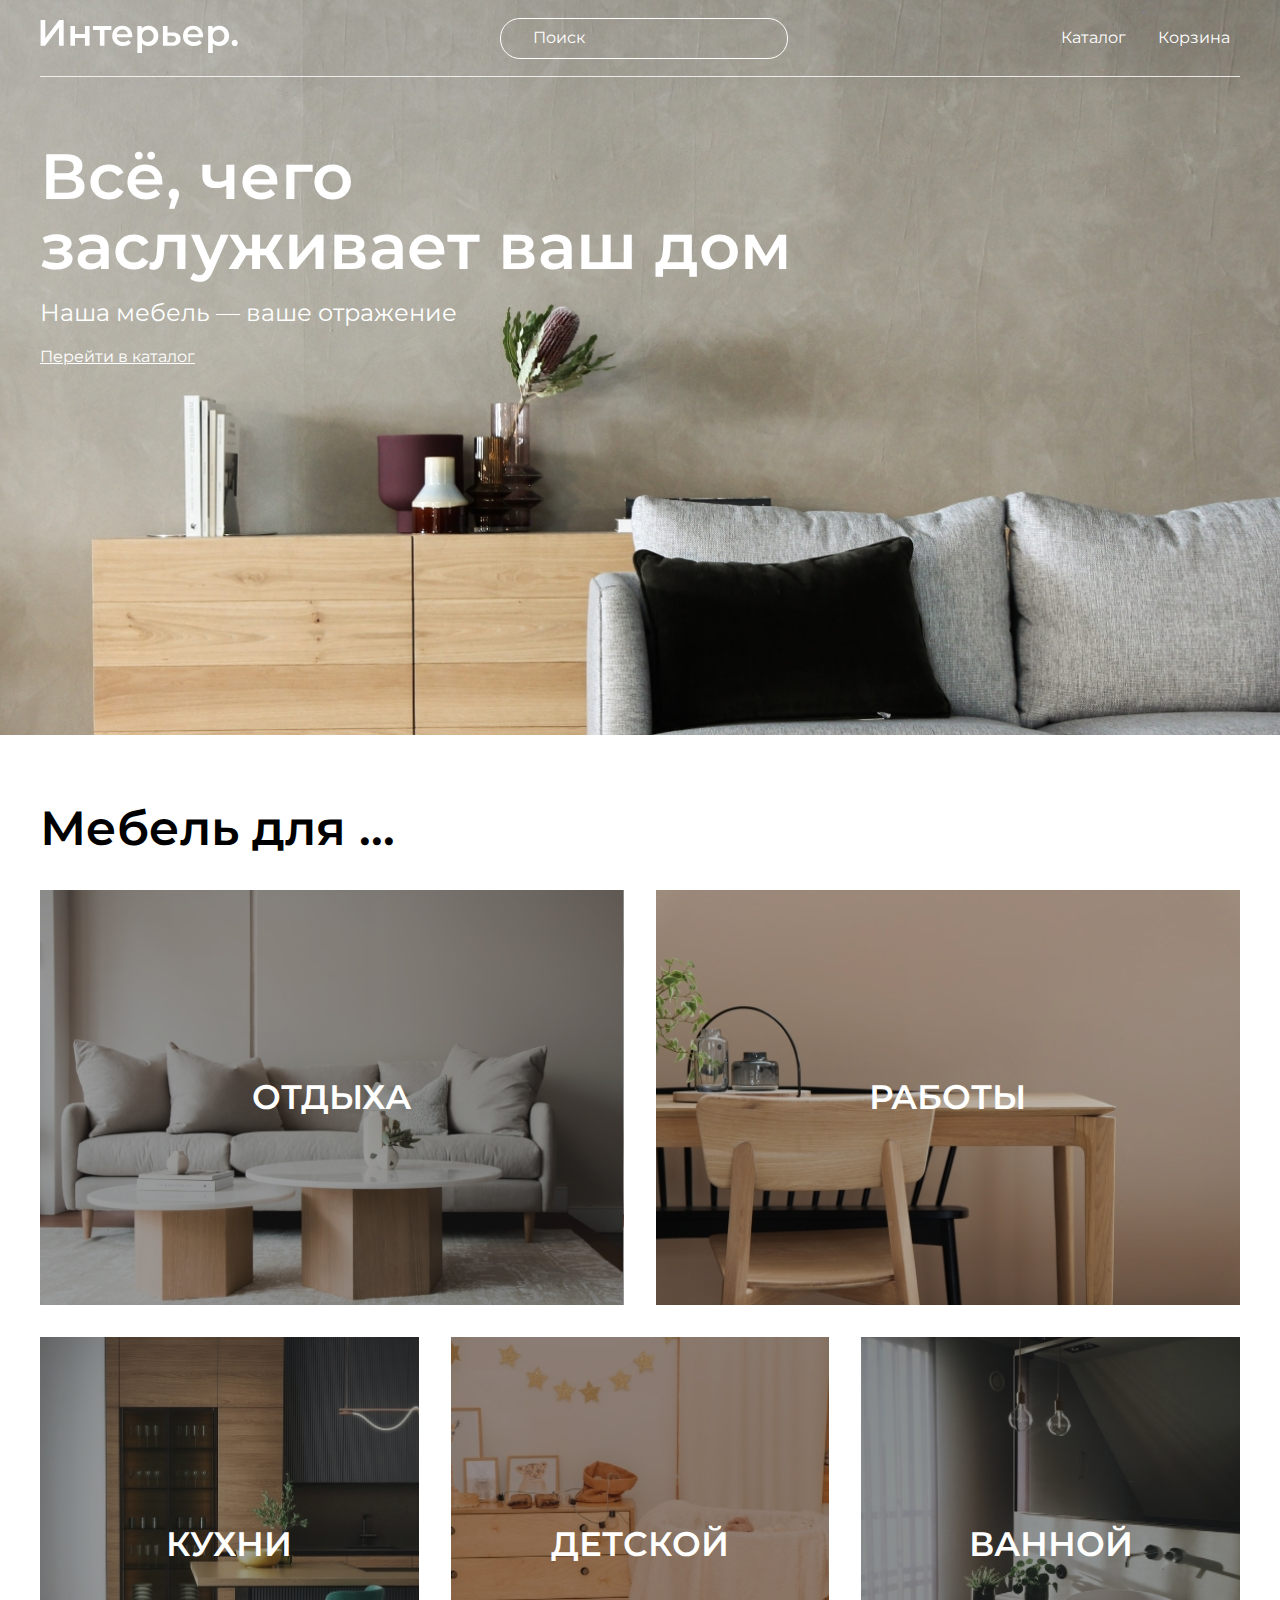
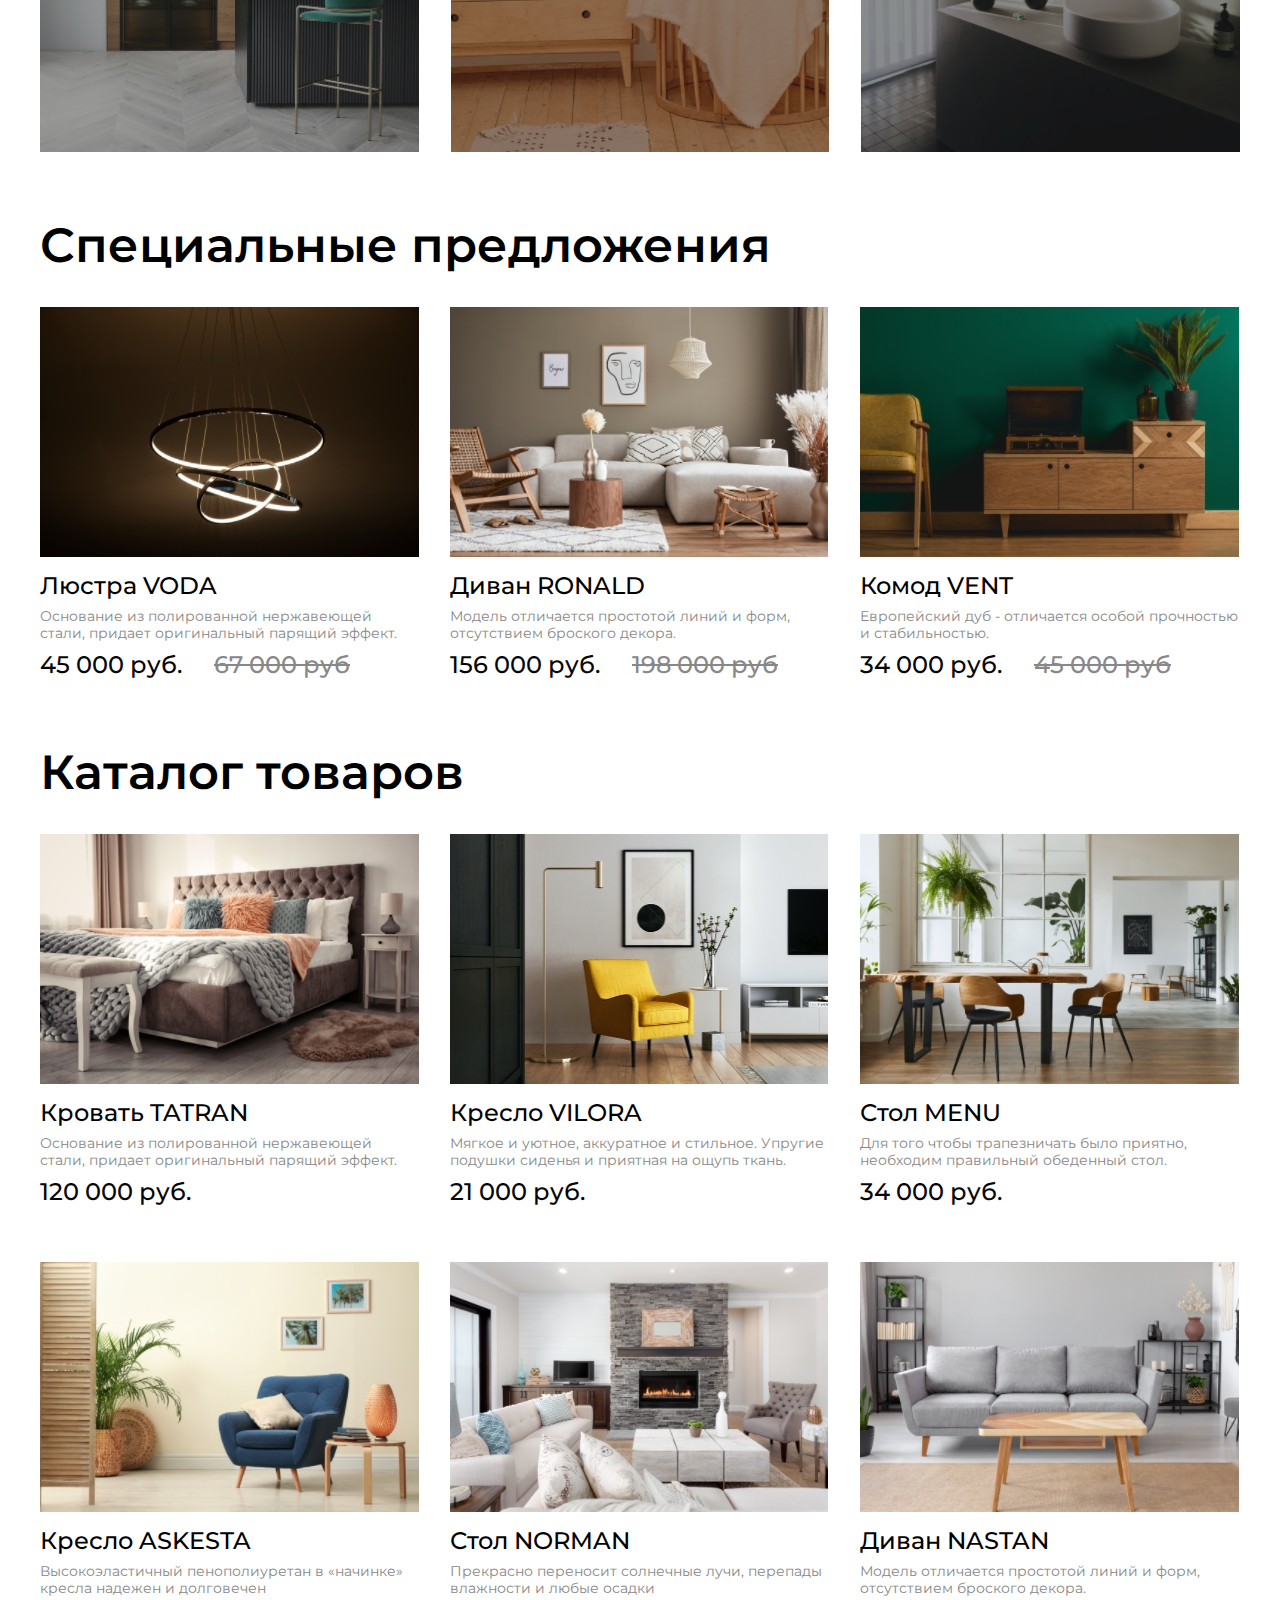
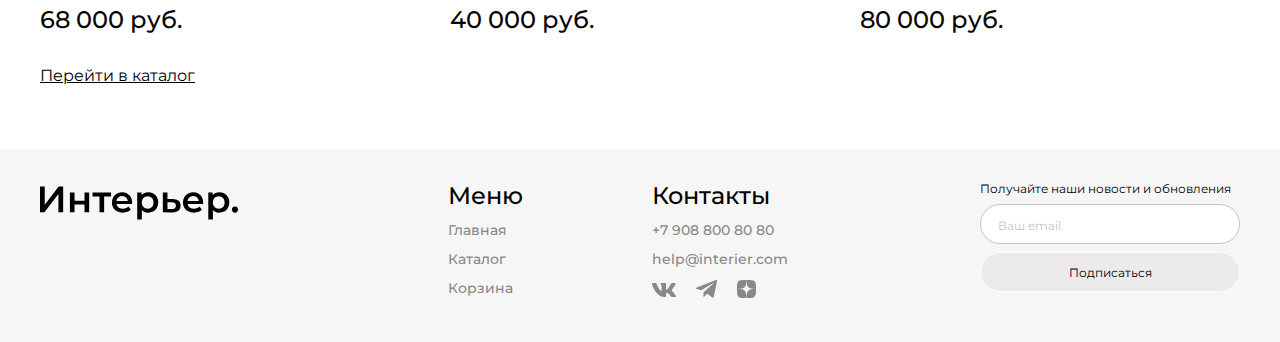
<file: index.html>
<!DOCTYPE html>
<html lang="en">
<head>
    <meta charset="UTF-8">
    <meta name="viewport" content="width=device-width, initial-scale=1.0">
    <title>Магазин</title>
    <link rel="stylesheet" href="style.css">
</head>
<body>
    <div class="top top_index center">
        <header class="header">
            <a href="index.html"><img class="header__logo" src="images/logo.svg" alt="img"></a>
            <input class="header__input" type="text" placeholder="Поиск">
            <nav class="header__nav">
                <ul class="header__list">
                    <li><a class="header__link" href="catalog.html">Каталог</a></li>
                    <li><a class="header__link" href="cart.html">Корзина</a></li>
                </ul>
            </nav>
            <nav class="header__nav-mob">
                <a href="#">
                    <svg width="19.000000" height="19.000000" viewBox="0 0 19 19" fill="none" xmlns="http://www.w3.org/2000/svg" xmlns:xlink="http://www.w3.org/1999/xlink">
                    <defs>
                        <clipPath id="clip352_123">
                            <rect class="gg:search" rx="0.000000" width="18.000000" height="18.000000" transform="translate(0.500000 0.500000)" fill="white" fill-opacity="0"/>
                        </clipPath>
                    </defs>
                    <rect class="gg:search" rx="0.000000" width="18.000000" height="18.000000" transform="translate(0.500000 0.500000)" fill="#FFFFFF" fill-opacity="0"/>
                    <g clip-path="url(#clip352_123)">
                        <path class="Vector" d="M13.97 10.98C14.96 9.7 16.12 8.59 15.97 6.98C15.82 5.38 15.18 4.06 13.97 2.99C12.77 1.93 10.59 0.95 8.98 1C7.37 1.05 6.13 1.85 4.99 2.99C3.85 4.13 3.05 5.37 3 6.98C2.95 8.6 3.93 10.76 4.99 11.97C6.06 13.18 7.38 13.82 8.98 13.97C10.59 14.12 11.7 12.96 12.98 11.97L16.97 15.96C17.07 15.96 17.87 16 17.96 15.96C18 15.87 17.96 15.07 17.96 14.97L13.97 10.98ZM12.98 3.99C13.42 4.43 13.73 5.41 13.97 5.99C14.22 6.56 13.97 6.36 13.97 6.98C13.98 7.61 14.21 8.4 13.97 8.98C13.73 9.56 13.42 10.53 12.98 10.98C12.53 11.42 11.56 11.73 10.98 11.97C10.4 12.21 9.61 11.98 8.98 11.97C8.36 11.97 8.56 12.22 7.99 11.97C7.41 11.73 6.43 11.42 5.99 10.98C5.11 10.08 4.99 8.24 4.99 6.98C5 5.73 5.1 4.88 5.99 3.99C6.88 3.1 7.73 3 8.98 2.99C10.24 2.99 12.08 3.11 12.98 3.99Z" fill="#FFFFFF" fill-opacity="1.000000" fill-rule="evenodd"/>
                        <path class="Vector" d="M16.18 7.25Q16.18 7.11 16.17 6.97Q16.05 5.71 15.55 4.7Q15.51 4.63 15.48 4.57Q14.98 3.61 14.11 2.84Q13.64 2.43 13.01 2.05Q12.39 1.68 11.71 1.39Q10.99 1.1 10.32 0.94Q9.59 0.78 8.98 0.8Q8.56 0.81 8.15 0.89Q7.41 1.04 6.72 1.41Q5.8 1.9 4.85 2.85Q3.9 3.8 3.41 4.72Q3.05 5.39 2.9 6.11Q2.81 6.54 2.8 6.98Q2.78 7.59 2.94 8.32Q3.1 8.99 3.39 9.71Q3.68 10.39 4.05 11.01Q4.43 11.64 4.84 12.11Q5.62 12.98 6.58 13.49Q6.64 13.52 6.7 13.55Q7.71 14.05 8.97 14.17Q9.11 14.18 9.25 14.18Q10.08 14.18 10.91 13.74Q11.3 13.53 11.75 13.2Q12.02 13 12.55 12.57Q12.79 12.37 12.96 12.24L16.88 16.16L16.97 16.16Q16.99 16.16 17.12 16.17Q17.45 16.18 17.62 16.18Q17.95 16.19 18.04 16.15L18.12 16.12L18.15 16.04Q18.19 15.95 18.18 15.62Q18.18 15.45 18.17 15.12Q18.16 14.99 18.16 14.97L18.16 14.88L14.24 10.96Q14.37 10.79 14.58 10.54Q15.01 10.01 15.21 9.74Q15.54 9.29 15.74 8.91Q16.18 8.08 16.18 7.25ZM13.97 10.98C14.12 10.78 14.27 10.6 14.42 10.41C15.28 9.36 16.1 8.35 15.97 6.98C15.82 5.38 15.18 4.06 13.97 2.99C12.77 1.93 10.59 0.95 8.98 1C7.37 1.05 6.13 1.85 4.99 2.99C3.85 4.13 3.05 5.37 3 6.98C2.95 8.6 3.93 10.76 4.99 11.97C6.06 13.18 7.38 13.82 8.98 13.97C10.35 14.1 11.36 13.28 12.42 12.42C12.6 12.27 12.79 12.12 12.98 11.97L16.97 15.96C16.99 15.96 17.05 15.97 17.12 15.97L17.13 15.97C17.39 15.98 17.89 16 17.96 15.96C18 15.89 17.98 15.39 17.97 15.13C17.97 15.05 17.96 14.99 17.96 14.97L13.97 10.98ZM12.98 3.99C13.42 4.43 13.73 5.41 13.97 5.99C14.12 6.32 14.09 6.39 14.05 6.52C14.01 6.61 13.97 6.72 13.97 6.98C13.97 7.19 14 7.41 14.03 7.63C14.08 8.1 14.13 8.59 13.97 8.98C13.73 9.56 13.42 10.53 12.98 10.98C12.53 11.42 11.56 11.73 10.98 11.97C10.59 12.14 10.1 12.08 9.63 12.03C9.41 12 9.19 11.97 8.98 11.97C8.72 11.97 8.61 12.01 8.52 12.05C8.39 12.09 8.32 12.12 7.99 11.97C7.41 11.73 6.43 11.42 5.99 10.98C5.11 10.08 4.99 8.24 4.99 6.98C5 5.73 5.1 4.88 5.99 3.99C6.88 3.1 7.73 3 8.98 2.99C10.24 2.99 12.08 3.11 12.98 3.99ZM13.63 5.66Q13.74 5.94 13.79 6.06Q13.87 6.27 13.88 6.35Q13.88 6.38 13.86 6.45Q13.82 6.56 13.8 6.65Q13.77 6.79 13.77 6.98Q13.77 7.2 13.83 7.65Q13.88 8.12 13.88 8.33Q13.88 8.68 13.79 8.9Q13.74 9.01 13.65 9.26Q13.42 9.86 13.28 10.14Q13.05 10.62 12.83 10.83Q12.62 11.05 12.15 11.28Q11.86 11.42 11.26 11.65Q11.01 11.74 10.9 11.79Q10.68 11.88 10.33 11.88Q10.12 11.88 9.65 11.83Q9.2 11.77 8.98 11.77Q8.79 11.77 8.65 11.8Q8.56 11.82 8.45 11.86Q8.38 11.88 8.35 11.88Q8.27 11.87 8.06 11.79Q7.94 11.74 7.65 11.63Q7.07 11.4 6.79 11.27Q6.34 11.04 6.13 10.84Q5.18 9.87 5.19 6.98Q5.19 6.47 5.23 6.13Q5.26 5.72 5.35 5.4Q5.44 5.09 5.6 4.82Q5.61 4.79 5.63 4.76Q5.83 4.44 6.13 4.13Q6.44 3.82 6.76 3.63Q6.79 3.62 6.82 3.6Q7.09 3.44 7.4 3.35Q7.72 3.26 8.13 3.23Q8.47 3.19 8.98 3.19Q11.87 3.18 12.84 4.13Q13.04 4.34 13.27 4.8Q13.4 5.07 13.63 5.66Z" fill="#FFFFFF" fill-opacity="1.000000" fill-rule="evenodd"/>
                    </g>
                    </svg>
                </a>
                <a href="catalog.html">
                    <svg width="19.000000" height="19.000000" viewBox="0 0 19 19" fill="none" xmlns="http://www.w3.org/2000/svg" xmlns:xlink="http://www.w3.org/1999/xlink">
                    <desc>
                            Created with Pixso.
                    </desc>
                    <defs/>
                    <rect id="Rectangle-46" width="5.000000" height="5.000000" fill="#FFFFFF" fill-opacity="1.000000"/>
                    <rect id="Rectangle-41" y="7.000000" width="5.000000" height="5.000000" fill="#FFFFFF" fill-opacity="1.000000"/>
                    <rect id="Rectangle-47" y="14.000000" width="5.000000" height="5.000000" fill="#FFFFFF" fill-opacity="1.000000"/>
                    <rect id="Rectangle-48" x="7.000000" y="7.000000" width="5.000000" height="5.000000" fill="#FFFFFF" fill-opacity="1.000000"/>
                    <rect id="Rectangle-45" x="7.000000" y="14.000000" width="5.000000" height="5.000000" fill="#FFFFFF" fill-opacity="1.000000"/>
                    <rect id="Rectangle-49" x="7.000000" width="5.000000" height="5.000000" fill="#FFFFFF" fill-opacity="1.000000"/>
                    <rect id="Rectangle-42" x="14.000000" y="7.000000" width="5.000000" height="5.000000" fill="#FFFFFF" fill-opacity="1.000000"/>
                    <rect id="Rectangle-44" x="14.000000" y="14.000000" width="5.000000" height="5.000000" fill="#FFFFFF" fill-opacity="1.000000"/>
                    <rect id="Rectangle-43" x="14.000000" width="5.000000" height="5.000000" fill="#FFFFFF" fill-opacity="1.000000"/>
                </svg>
                </a>
                <a href="cart.html">
                    <svg width="25.000000" height="25.000000" viewBox="0 0 25 25" fill="none" xmlns="http://www.w3.org/2000/svg" xmlns:xlink="http://www.w3.org/1999/xlink">
                    <desc>
                            Created with Pixso.
                    </desc>
                    <defs>
                        <clipPath id="clip352_137">
                            <rect class="jam:shopping-cart" rx="0.000000" width="24.000000" height="24.000000" transform="matrix(-1 0 0 1 25.5 0.5)" fill="white" fill-opacity="0"/>
                        </clipPath>
                    </defs>
                    <rect class="jam:shopping-cart" rx="0.000000" width="24.000000" height="24.000000" transform="matrix(-1 0 0 1 25.5 0.5)" fill="#FFFFFF" fill-opacity="0"/>
                    <g clip-path="url(#clip352_137)">
                        <path id="Vector" d="M14.97 21C15.53 21 15.57 20.4 15.96 20C16.36 19.6 16.95 19.57 16.95 19C16.95 18.44 16.36 17.41 15.96 17.01C15.57 16.62 15.53 17.01 14.97 17.01C14.41 17.01 13.38 16.62 12.99 17.01C12.59 17.41 12.99 18.44 12.99 19C12.99 19.57 12.59 19.6 12.99 20C13.38 20.4 14.41 21 14.97 21ZM7.03 21C7.59 21 8.62 20.4 9.02 20C9.41 19.6 9.02 19.57 9.02 19C9.02 18.44 9.41 17.41 9.02 17.01C8.62 16.62 7.59 17.01 7.03 17.01C6.48 17.01 6.44 16.62 6.04 17.01C5.65 17.41 5.05 18.44 5.05 19C5.05 19.57 5.65 19.6 6.04 20C6.44 20.4 6.48 21 7.03 21ZM20.92 6.07C21.18 6.06 21.73 6.26 21.91 6.07C22.1 5.88 21.91 5.34 21.91 5.07C21.91 4.81 22.1 4.27 21.91 4.08C21.73 3.89 21.18 4.09 20.92 4.08L19.93 4.08C18.98 4.08 18.15 5.14 17.95 6.07L15.96 12.04C15.76 12.97 15.92 13.03 14.97 13.03L7.03 13.03L5.05 7.06L14.97 7.06C15.23 7.05 15.78 7.25 15.96 7.06C16.14 6.87 15.96 6.33 15.96 6.07C15.96 5.81 16.14 5.26 15.96 5.07C15.78 4.88 15.23 5.08 14.97 5.07L5.05 5.07C4.74 5.07 4.33 4.94 4.06 5.07C3.78 5.21 3.26 5.82 3.07 6.07C2.88 6.31 3.13 6.76 3.07 7.06C3 7.37 2.99 7.76 3.07 8.06L5.05 14.03C5.16 14.47 4.7 14.75 5.05 15.02C5.4 15.3 6.58 15.02 7.03 15.02L14.97 15.02C15.89 15.02 16.24 14.61 16.95 14.03C17.67 13.45 17.75 12.94 17.95 12.04L19.93 6.07L20.92 6.07Z" fill="#FFFFFF" fill-opacity="1.000000" fill-rule="nonzero"/>
                    </g>
                </svg>
                </a>
            </nav>
        </header>
        <section class="start">
            <h1 class="start__text">Всё, чего<br> заслуживает ваш дом</h1>
            <p class="start__text2">Наша мебель — ваше отражение</p>
            <a class="start__link" href="catalog.html">Перейти в каталог</a>
        </section>
    </div>
    <section class="for-box center">
        <h2 class="for-box__text">Мебель для ... </h2>
        <div class="for">
            <div class="for__item for__item_big for__item_1">ОТДЫХА</div>
            <div class="for__item for__item_big for__item_2">РАБОТЫ</div>
            <div class="for__item for__item_3">КУХНИ</div>
            <div class="for__item for__item_4">ДЕТСКОЙ</div>
            <div class="for__item for__item_5">ВАННОЙ</div>
        </div>
    </section>
    <section class="product-box center">
        <h2 class="product-box__text">Специальные предложения</h2>
        <div class="product-content">
            <article class="product">    
                <img class="product__img" src="images/product1.jpeg" alt="img">
                <h3 class="product__name">Люстра VODA</h3>
                <p class="product__description">Основание из полированной нержавеющей стали, придает оригинальный парящий эффект.</p>
                <div class="prices">
                    <p class="product__price">45 000 руб.</p>
                    <p class="product__price product__price_crossed">67 000 руб</p>
                </div>
            </article>
            <article class="product">    
                <img class="product__img" src="images/product2.jpeg" alt="img">
                <h3 class="product__name">Диван RONALD</h3>
                <p class="product__description">Модель отличается простотой линий и форм, отсутствием броского декора.</p>
                <div class="prices">
                    <p class="product__price">156 000 руб.</p>
                    <p class="product__price product__price_crossed">198 000 руб</p>
                </div>
            </article>
            <article class="product">    
                <img class="product__img" src="images/product3.jpeg" alt="img">
                <h3 class="product__name">Комод VENT</h3>
                <p class="product__description">Европейский дуб - отличается особой прочностью и стабильностью.</p>
                <div class="prices">
                    <p class="product__price">34 000 руб.</p>
                    <p class="product__price product__price_crossed">45 000 руб</p>
                </div>
            </article>
        </div>
    </section>
    <section class="product-box product-box_margin center">
        <h2 class="product-box__text">Каталог товаров</h2>
        <div class="product-content">
            <article class="product">    
                <img class="product__img" src="images/product4.jpeg" alt="img">
                <h3 class="product__name">Кровать TATRAN</h3>
                <p class="product__description">Основание из полированной нержавеющей стали, придает оригинальный парящий эффект.</p>
                <p class="product__price">120 000 руб.</p>
            </article>
            <article class="product">    
                <img class="product__img" src="images/product5.jpeg" alt="img">
                <h3 class="product__name">Кресло VILORA</h3>
                <p class="product__description">Мягкое и уютное, аккуратное и стильное. Упругие подушки сиденья и приятная на ощупь ткань. </p>
                <p class="product__price">21 000 руб.</p>
            </article>
            <article class="product">    
                <img class="product__img" src="images/product6.jpeg" alt="img">
                <h3 class="product__name">Стол MENU</h3>
                <p class="product__description">Для того чтобы трапезничать было приятно, необходим правильный обеденный стол.</p>
                <p class="product__price">34 000 руб.</p>
            </article>
            <article class="product">    
                <img class="product__img" src="images/product7.jpeg" alt="img">
                <h3 class="product__name">Кресло ASKESTA</h3>
                <p class="product__description">Высокоэластичный пенополиуретан в «начинке» кресла надежен и долговечен</p>
                <p class="product__price">68 000 руб.</p>
            </article>
            <article class="product">    
                <img class="product__img" src="images/product8.jpeg" alt="img">
                <h3 class="product__name">Стол NORMAN</h3>
                <p class="product__description">Прекрасно переносит солнечные лучи, перепады влажности и любые осадки</p>
                <p class="product__price">40 000 руб.</p>
            </article>
            <article class="product">    
                <img class="product__img" src="images/product9.jpeg" alt="img">
                <h3 class="product__name">Диван NASTAN</h3>
                <p class="product__description">Модель отличается простотой линий и форм, отсутствием броского декора. </p>
                <p class="product__price">80 000 руб.</p>
            </article>
        </div>
    </section>
    <div class="link-box center">
        <a href="" class="link-box__link">Перейти в каталог</a>
    </div>
    <footer class="footer center">
        <a href="index.html"><img src="images/darklogo.svg" alt="img" class="footer__logo"></a>
        <div class="footer__content">
            <div class="footer__info">
                <nav class="footer__item">
                    <h3 class="footer__text">Меню</h3>
                    <a class="footer__url" href="index.html">Главная</a>
                    <a class="footer__url" href="catalog.html">Каталог</a>
                    <a class="footer__url" href="cart.html">Корзина</a>
                </nav>
                <div class="footer__item">
                    <h3 class="footer__text">Контакты</h3>
                    <a class="footer__url" href="tel:79088008080">+7 908 800 80 80</a>
                    <a class="footer__url" href="mailto:help@interier.com">help@interier.com</a>
                    <div class="networks">
                        <a href="https://vk.com/">
                            <svg class="network" width="24.000488" height="14.000000" viewBox="0 0 24.0005 14" fill="none" xmlns="http://www.w3.org/2000/svg" xmlns:xlink="http://www.w3.org/1999/xlink">
                                <defs/>
                                <path class="Vector" d="M23.45 0.94C23.61 0.4 23.45 0 22.65 0L20.03 0C19.36 0 19.05 0.34 18.88 0.72C18.88 0.72 17.55 3.92 15.66 6C15.04 6.6 14.77 6.79 14.43 6.79C14.27 6.79 14.01 6.6 14.01 6.05L14.01 0.94C14.01 0.29 13.83 0 13.27 0L9.15 0C8.73 0 8.48 0.3 8.48 0.59C8.48 1.21 9.42 1.35 9.52 3.1L9.52 6.9C9.52 7.73 9.37 7.88 9.03 7.88C8.14 7.88 5.98 4.67 4.69 1C4.44 0.28 4.19 0 3.52 0L0.89 0C0.14 0 0 0.34 0 0.72C0 1.41 0.88 4.79 4.14 9.28C6.31 12.34 9.37 14 12.15 14C13.82 14 14.02 13.63 14.02 12.99L14.02 10.68C14.02 9.94 14.18 9.79 14.71 9.79C15.1 9.79 15.77 9.99 17.33 11.46C19.11 13.21 19.4 14 20.4 14L23.03 14C23.78 14 24.15 13.63 23.93 12.9C23.7 12.18 22.85 11.12 21.72 9.88C21.11 9.17 20.19 8.4 19.91 8.02C19.52 7.53 19.63 7.31 19.91 6.87C19.91 6.87 23.11 2.45 23.44 0.94L23.45 0.94Z" fill="#888888" fill-opacity="1.000000" fill-rule="evenodd"/>
                            </svg>
                        </a>
                        <a href="https://telegram.org/">
                            <svg class="network" width="21.000000" height="17.675781" viewBox="0 0 21 17.6758" fill="none" xmlns="http://www.w3.org/2000/svg" xmlns:xlink="http://www.w3.org/1999/xlink">
                            <defs/>
                            <path class="Vector" d="M19.29 0.2L0.69 7.41C-0.06 7.74 -0.32 8.42 0.5 8.78L5.28 10.31L16.82 3.14C17.45 2.69 18.09 2.81 17.54 3.3L7.63 12.32L7.31 16.14C7.6 16.73 8.13 16.73 8.47 16.44L11.21 13.83L15.91 17.37C17 18.02 17.59 17.6 17.83 16.41L20.91 1.74C21.23 0.28 20.68 -0.37 19.29 0.2Z" fill="#888888" fill-opacity="1.000000" fill-rule="nonzero"/>
                        </svg>
                        </a>
                        <a href="https://dzen.ru">
                            <svg class="network" width="19.000000" height="18.000000" viewBox="0 0 19 18" fill="none" xmlns="http://www.w3.org/2000/svg" xmlns:xlink="http://www.w3.org/1999/xlink">
                            <defs/>
                            <path class="Vector" d="M11.33 10.73C9.83 12.19 9.73 14.01 9.6 18C13.52 18 16.23 17.98 17.62 16.7C18.98 15.37 19 12.68 19 9.09C14.79 9.22 12.87 9.32 11.33 10.73ZM0 9.09C0 12.68 0.01 15.37 1.37 16.7C2.76 17.98 5.47 18 9.39 18C9.26 14.01 9.16 12.19 7.66 10.73C6.12 9.32 4.2 9.21 0 9.09ZM9.39 0C5.48 0 2.76 0.01 1.37 1.29C0.01 2.62 0 5.31 0 8.9C4.2 8.77 6.12 8.67 7.66 7.26C9.16 5.8 9.26 3.98 9.39 0ZM11.33 7.26C9.83 5.8 9.73 3.98 9.6 0C13.52 0 16.23 0.01 17.62 1.29C18.98 2.62 19 5.31 19 8.9C14.79 8.77 12.87 8.67 11.33 7.26Z" fill="#888888" fill-opacity="1.000000" fill-rule="nonzero"/>
                        </svg>
                        </a>
                    </div>
                </div>
            </div>
            <form action="#" class="news">
                <p class="news__text">Получайте наши новости и обновления</p>
                <input class="news__input" placeholder="Ваш email" type="email">
                <button class="news__button">Подписаться</button>
            </form>
        </div>
    </footer>
</body>
</html>
</file>
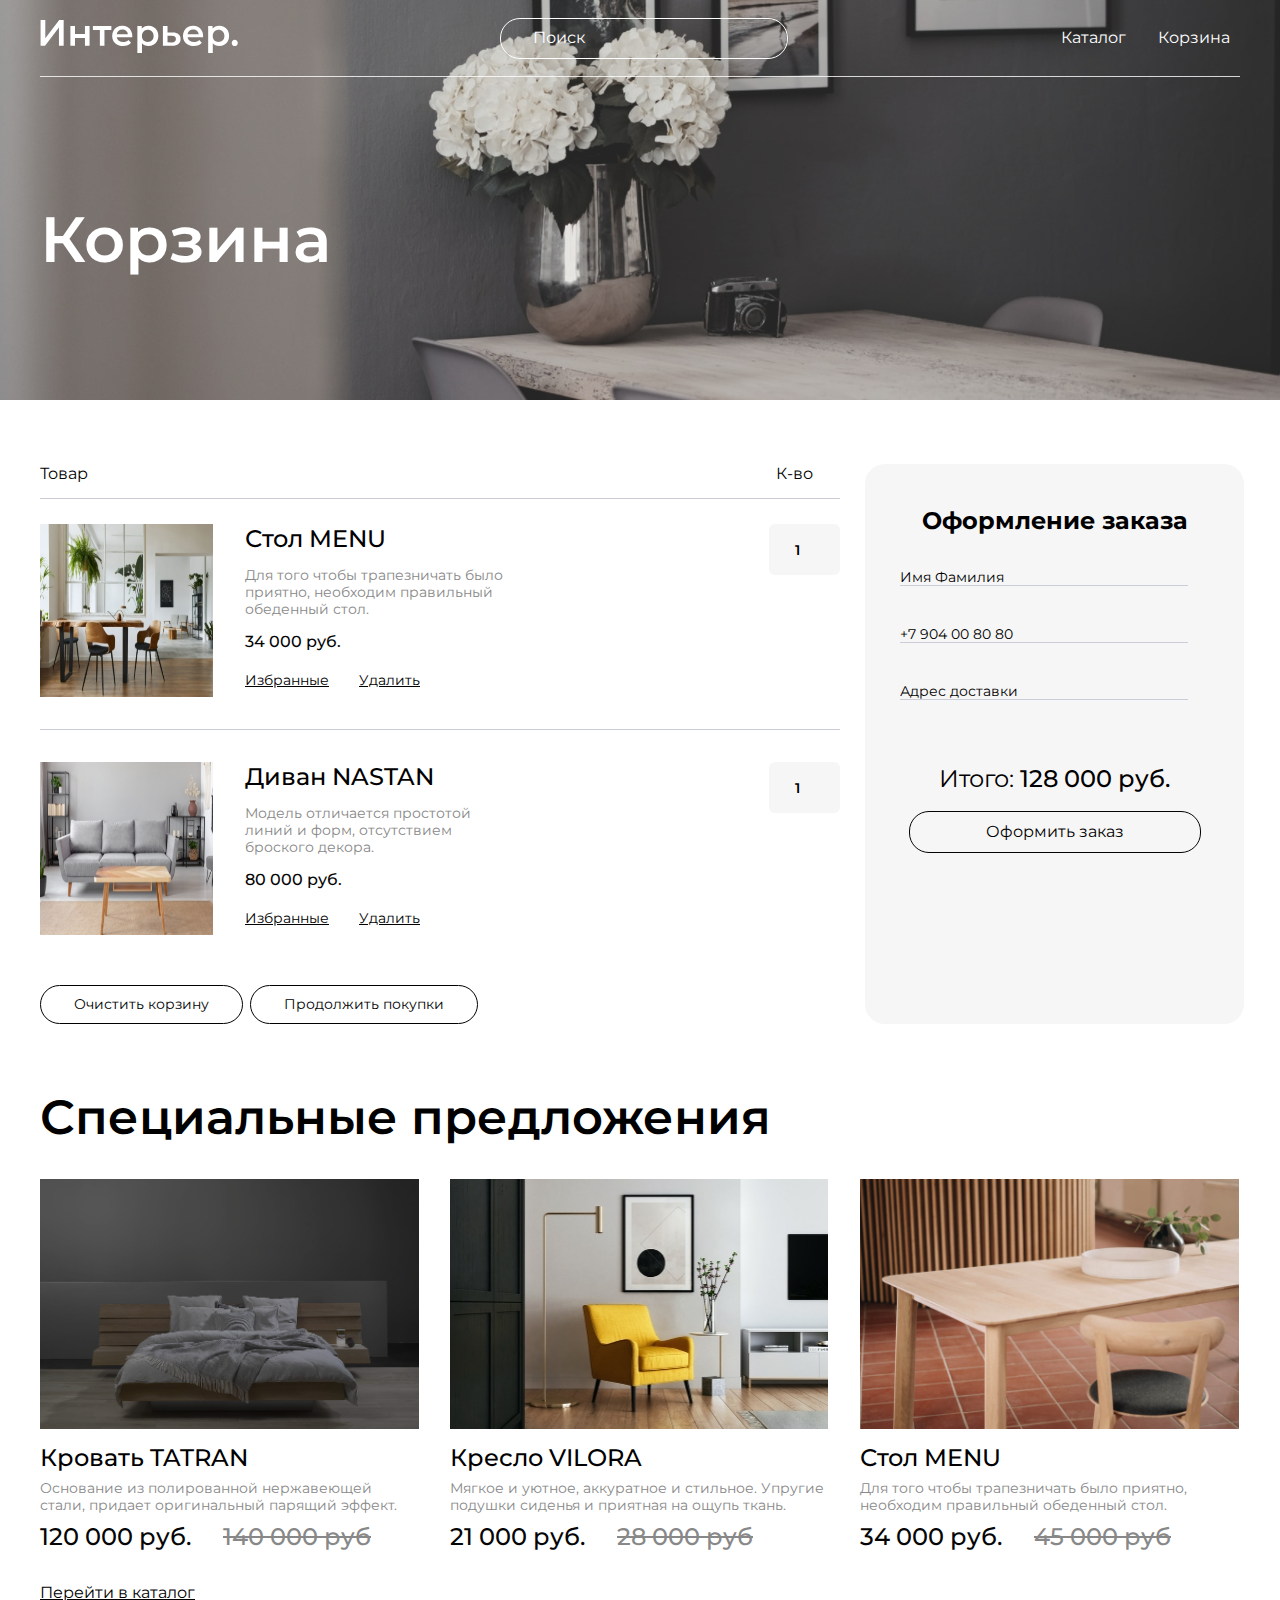
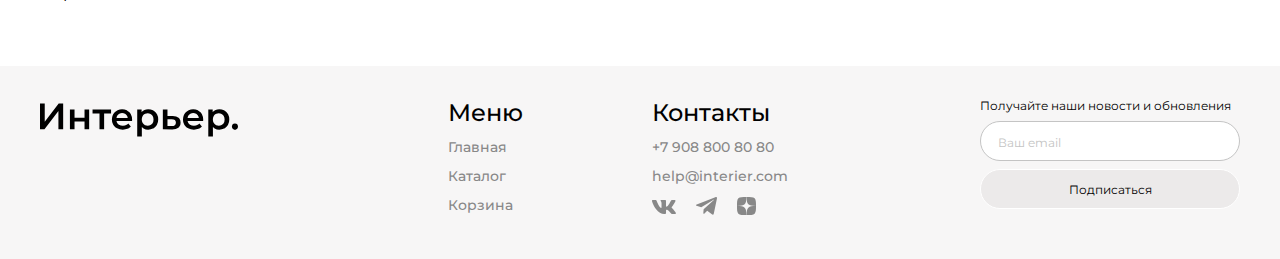
<file: cart.html>
<!DOCTYPE html>
<html lang="en">
<head>
    <meta charset="UTF-8">
    <meta name="viewport" content="width=device-width, initial-scale=1.0">
    <title>Магазин</title>
    <link rel="stylesheet" href="style.css">
</head>
<body>
    <section class="top top_cart center">
        <header class="header">
            <a href="index.html"><img class="header__logo" src="images/logo.svg" alt="img"></a>
            <input class="header__input" type="text" placeholder="Поиск">
            <nav class="header__nav">
                <ul class="header__list">
                    <li><a class="header__link" href="catalog.html">Каталог</a></li>
                    <li><a class="header__link" href="cart.html">Корзина</a></li>
                </ul>
            </nav>
            <nav class="header__nav-mob">
                <a href="#">
                    <svg width="19.000000" height="19.000000" viewBox="0 0 19 19" fill="none" xmlns="http://www.w3.org/2000/svg" xmlns:xlink="http://www.w3.org/1999/xlink">
                    <defs>
                        <clipPath id="clip352_123">
                            <rect class="gg:search" rx="0.000000" width="18.000000" height="18.000000" transform="translate(0.500000 0.500000)" fill="white" fill-opacity="0"/>
                        </clipPath>
                    </defs>
                    <rect class="gg:search" rx="0.000000" width="18.000000" height="18.000000" transform="translate(0.500000 0.500000)" fill="#FFFFFF" fill-opacity="0"/>
                    <g clip-path="url(#clip352_123)">
                        <path class="Vector" d="M13.97 10.98C14.96 9.7 16.12 8.59 15.97 6.98C15.82 5.38 15.18 4.06 13.97 2.99C12.77 1.93 10.59 0.95 8.98 1C7.37 1.05 6.13 1.85 4.99 2.99C3.85 4.13 3.05 5.37 3 6.98C2.95 8.6 3.93 10.76 4.99 11.97C6.06 13.18 7.38 13.82 8.98 13.97C10.59 14.12 11.7 12.96 12.98 11.97L16.97 15.96C17.07 15.96 17.87 16 17.96 15.96C18 15.87 17.96 15.07 17.96 14.97L13.97 10.98ZM12.98 3.99C13.42 4.43 13.73 5.41 13.97 5.99C14.22 6.56 13.97 6.36 13.97 6.98C13.98 7.61 14.21 8.4 13.97 8.98C13.73 9.56 13.42 10.53 12.98 10.98C12.53 11.42 11.56 11.73 10.98 11.97C10.4 12.21 9.61 11.98 8.98 11.97C8.36 11.97 8.56 12.22 7.99 11.97C7.41 11.73 6.43 11.42 5.99 10.98C5.11 10.08 4.99 8.24 4.99 6.98C5 5.73 5.1 4.88 5.99 3.99C6.88 3.1 7.73 3 8.98 2.99C10.24 2.99 12.08 3.11 12.98 3.99Z" fill="#FFFFFF" fill-opacity="1.000000" fill-rule="evenodd"/>
                        <path class="Vector" d="M16.18 7.25Q16.18 7.11 16.17 6.97Q16.05 5.71 15.55 4.7Q15.51 4.63 15.48 4.57Q14.98 3.61 14.11 2.84Q13.64 2.43 13.01 2.05Q12.39 1.68 11.71 1.39Q10.99 1.1 10.32 0.94Q9.59 0.78 8.98 0.8Q8.56 0.81 8.15 0.89Q7.41 1.04 6.72 1.41Q5.8 1.9 4.85 2.85Q3.9 3.8 3.41 4.72Q3.05 5.39 2.9 6.11Q2.81 6.54 2.8 6.98Q2.78 7.59 2.94 8.32Q3.1 8.99 3.39 9.71Q3.68 10.39 4.05 11.01Q4.43 11.64 4.84 12.11Q5.62 12.98 6.58 13.49Q6.64 13.52 6.7 13.55Q7.71 14.05 8.97 14.17Q9.11 14.18 9.25 14.18Q10.08 14.18 10.91 13.74Q11.3 13.53 11.75 13.2Q12.02 13 12.55 12.57Q12.79 12.37 12.96 12.24L16.88 16.16L16.97 16.16Q16.99 16.16 17.12 16.17Q17.45 16.18 17.62 16.18Q17.95 16.19 18.04 16.15L18.12 16.12L18.15 16.04Q18.19 15.95 18.18 15.62Q18.18 15.45 18.17 15.12Q18.16 14.99 18.16 14.97L18.16 14.88L14.24 10.96Q14.37 10.79 14.58 10.54Q15.01 10.01 15.21 9.74Q15.54 9.29 15.74 8.91Q16.18 8.08 16.18 7.25ZM13.97 10.98C14.12 10.78 14.27 10.6 14.42 10.41C15.28 9.36 16.1 8.35 15.97 6.98C15.82 5.38 15.18 4.06 13.97 2.99C12.77 1.93 10.59 0.95 8.98 1C7.37 1.05 6.13 1.85 4.99 2.99C3.85 4.13 3.05 5.37 3 6.98C2.95 8.6 3.93 10.76 4.99 11.97C6.06 13.18 7.38 13.82 8.98 13.97C10.35 14.1 11.36 13.28 12.42 12.42C12.6 12.27 12.79 12.12 12.98 11.97L16.97 15.96C16.99 15.96 17.05 15.97 17.12 15.97L17.13 15.97C17.39 15.98 17.89 16 17.96 15.96C18 15.89 17.98 15.39 17.97 15.13C17.97 15.05 17.96 14.99 17.96 14.97L13.97 10.98ZM12.98 3.99C13.42 4.43 13.73 5.41 13.97 5.99C14.12 6.32 14.09 6.39 14.05 6.52C14.01 6.61 13.97 6.72 13.97 6.98C13.97 7.19 14 7.41 14.03 7.63C14.08 8.1 14.13 8.59 13.97 8.98C13.73 9.56 13.42 10.53 12.98 10.98C12.53 11.42 11.56 11.73 10.98 11.97C10.59 12.14 10.1 12.08 9.63 12.03C9.41 12 9.19 11.97 8.98 11.97C8.72 11.97 8.61 12.01 8.52 12.05C8.39 12.09 8.32 12.12 7.99 11.97C7.41 11.73 6.43 11.42 5.99 10.98C5.11 10.08 4.99 8.24 4.99 6.98C5 5.73 5.1 4.88 5.99 3.99C6.88 3.1 7.73 3 8.98 2.99C10.24 2.99 12.08 3.11 12.98 3.99ZM13.63 5.66Q13.74 5.94 13.79 6.06Q13.87 6.27 13.88 6.35Q13.88 6.38 13.86 6.45Q13.82 6.56 13.8 6.65Q13.77 6.79 13.77 6.98Q13.77 7.2 13.83 7.65Q13.88 8.12 13.88 8.33Q13.88 8.68 13.79 8.9Q13.74 9.01 13.65 9.26Q13.42 9.86 13.28 10.14Q13.05 10.62 12.83 10.83Q12.62 11.05 12.15 11.28Q11.86 11.42 11.26 11.65Q11.01 11.74 10.9 11.79Q10.68 11.88 10.33 11.88Q10.12 11.88 9.65 11.83Q9.2 11.77 8.98 11.77Q8.79 11.77 8.65 11.8Q8.56 11.82 8.45 11.86Q8.38 11.88 8.35 11.88Q8.27 11.87 8.06 11.79Q7.94 11.74 7.65 11.63Q7.07 11.4 6.79 11.27Q6.34 11.04 6.13 10.84Q5.18 9.87 5.19 6.98Q5.19 6.47 5.23 6.13Q5.26 5.72 5.35 5.4Q5.44 5.09 5.6 4.82Q5.61 4.79 5.63 4.76Q5.83 4.44 6.13 4.13Q6.44 3.82 6.76 3.63Q6.79 3.62 6.82 3.6Q7.09 3.44 7.4 3.35Q7.72 3.26 8.13 3.23Q8.47 3.19 8.98 3.19Q11.87 3.18 12.84 4.13Q13.04 4.34 13.27 4.8Q13.4 5.07 13.63 5.66Z" fill="#FFFFFF" fill-opacity="1.000000" fill-rule="evenodd"/>
                    </g>
                    </svg>
                </a>
                <a href="catalog.html">
                    <svg width="19.000000" height="19.000000" viewBox="0 0 19 19" fill="none" xmlns="http://www.w3.org/2000/svg" xmlns:xlink="http://www.w3.org/1999/xlink">
                    <desc>
                            Created with Pixso.
                    </desc>
                    <defs/>
                    <rect id="Rectangle-46" width="5.000000" height="5.000000" fill="#FFFFFF" fill-opacity="1.000000"/>
                    <rect id="Rectangle-41" y="7.000000" width="5.000000" height="5.000000" fill="#FFFFFF" fill-opacity="1.000000"/>
                    <rect id="Rectangle-47" y="14.000000" width="5.000000" height="5.000000" fill="#FFFFFF" fill-opacity="1.000000"/>
                    <rect id="Rectangle-48" x="7.000000" y="7.000000" width="5.000000" height="5.000000" fill="#FFFFFF" fill-opacity="1.000000"/>
                    <rect id="Rectangle-45" x="7.000000" y="14.000000" width="5.000000" height="5.000000" fill="#FFFFFF" fill-opacity="1.000000"/>
                    <rect id="Rectangle-49" x="7.000000" width="5.000000" height="5.000000" fill="#FFFFFF" fill-opacity="1.000000"/>
                    <rect id="Rectangle-42" x="14.000000" y="7.000000" width="5.000000" height="5.000000" fill="#FFFFFF" fill-opacity="1.000000"/>
                    <rect id="Rectangle-44" x="14.000000" y="14.000000" width="5.000000" height="5.000000" fill="#FFFFFF" fill-opacity="1.000000"/>
                    <rect id="Rectangle-43" x="14.000000" width="5.000000" height="5.000000" fill="#FFFFFF" fill-opacity="1.000000"/>
                </svg>
                </a>
                <a href="cart.html">
                    <svg width="25.000000" height="25.000000" viewBox="0 0 25 25" fill="none" xmlns="http://www.w3.org/2000/svg" xmlns:xlink="http://www.w3.org/1999/xlink">
                    <desc>
                            Created with Pixso.
                    </desc>
                    <defs>
                        <clipPath id="clip352_137">
                            <rect class="jam:shopping-cart" rx="0.000000" width="24.000000" height="24.000000" transform="matrix(-1 0 0 1 25.5 0.5)" fill="white" fill-opacity="0"/>
                        </clipPath>
                    </defs>
                    <rect class="jam:shopping-cart" rx="0.000000" width="24.000000" height="24.000000" transform="matrix(-1 0 0 1 25.5 0.5)" fill="#FFFFFF" fill-opacity="0"/>
                    <g clip-path="url(#clip352_137)">
                        <path id="Vector" d="M14.97 21C15.53 21 15.57 20.4 15.96 20C16.36 19.6 16.95 19.57 16.95 19C16.95 18.44 16.36 17.41 15.96 17.01C15.57 16.62 15.53 17.01 14.97 17.01C14.41 17.01 13.38 16.62 12.99 17.01C12.59 17.41 12.99 18.44 12.99 19C12.99 19.57 12.59 19.6 12.99 20C13.38 20.4 14.41 21 14.97 21ZM7.03 21C7.59 21 8.62 20.4 9.02 20C9.41 19.6 9.02 19.57 9.02 19C9.02 18.44 9.41 17.41 9.02 17.01C8.62 16.62 7.59 17.01 7.03 17.01C6.48 17.01 6.44 16.62 6.04 17.01C5.65 17.41 5.05 18.44 5.05 19C5.05 19.57 5.65 19.6 6.04 20C6.44 20.4 6.48 21 7.03 21ZM20.92 6.07C21.18 6.06 21.73 6.26 21.91 6.07C22.1 5.88 21.91 5.34 21.91 5.07C21.91 4.81 22.1 4.27 21.91 4.08C21.73 3.89 21.18 4.09 20.92 4.08L19.93 4.08C18.98 4.08 18.15 5.14 17.95 6.07L15.96 12.04C15.76 12.97 15.92 13.03 14.97 13.03L7.03 13.03L5.05 7.06L14.97 7.06C15.23 7.05 15.78 7.25 15.96 7.06C16.14 6.87 15.96 6.33 15.96 6.07C15.96 5.81 16.14 5.26 15.96 5.07C15.78 4.88 15.23 5.08 14.97 5.07L5.05 5.07C4.74 5.07 4.33 4.94 4.06 5.07C3.78 5.21 3.26 5.82 3.07 6.07C2.88 6.31 3.13 6.76 3.07 7.06C3 7.37 2.99 7.76 3.07 8.06L5.05 14.03C5.16 14.47 4.7 14.75 5.05 15.02C5.4 15.3 6.58 15.02 7.03 15.02L14.97 15.02C15.89 15.02 16.24 14.61 16.95 14.03C17.67 13.45 17.75 12.94 17.95 12.04L19.93 6.07L20.92 6.07Z" fill="#FFFFFF" fill-opacity="1.000000" fill-rule="nonzero"/>
                    </g>
                </svg>
                </a>
            </nav>
        </header>
        <h1 class="top__heading">Корзина</h1>
    </section>
    <section class="cart center">
        <div class="cart__content">
            <div class="cart__info">
                <p class="cart__text">Товар</p>
                <p class="cart__text">К-во</p>
            </div>
            <div class="cart__items">
                <div class="cart__item">
                    <div class="cart__item-left">
                        <img src="images/product6.jpeg" alt="img" class="cart__item-image">
                        <div class="cart__item-info">
                            <h1 class="cart__item-name">Стол MENU</h1>
                            <p class="cart__item-description">Для того чтобы трапезничать было приятно, необходим правильный обеденный стол.</p>
                            <p class="cart__item-price">34 000 руб.</p>
                            <div class="cart__item-urls">
                                <a href="" class="cart__item-url">Избранные</a>
                                <a href="" class="cart__item-url">Удалить</a>
                            </div>
                        </div>
                    </div>
                    <input type="number" min="1" value="1" class="cart__item-input">
                </div>
                <div class="cart__item">
                    <div class="cart__item-left">
                        <img src="images/product9.jpeg" alt="img" class="cart__item-image">
                        <div class="cart__item-info">
                            <h1 class="cart__item-name">Диван NASTAN</h1>
                            <p class="cart__item-description">Модель отличается простотой линий и форм, отсутствием броского декора. </p>
                            <p class="cart__item-price">80 000 руб.</p>
                            <div class="cart__item-urls">
                                <a href="" class="cart__item-url">Избранные</a>
                                <a href="" class="cart__item-url">Удалить</a>
                            </div>
                        </div>
                    </div>
                    <input type="number" min="1" value="1" class="cart__item-input">
                </div>
            </div>
            <div class="cart__buttons">
                <button class="cart__button">Очистить корзину</button>
                <button class="cart__button">Продолжить покупки</button>
            </div>
        </div>
        <form action="#" class="cart__form">
            <h2 class="cart__form-heading">Оформление заказа</h2>
            <div class="cart__form-inputs">
                <input type="text" placeholder="Имя Фамилия" class="cart__form-input">
                <input type="tel" placeholder="+7 904 00 80 80" class="cart__form-input">
                <input type="text" placeholder="Адрес доставки" class="cart__form-input">
            </div>
            <h3 class="cart__form-total">Итого: <span class="cart__form-price">128 000 руб.</span></h3>
            <button class="cart__form-button" type="submit">Оформить заказ</button>
        </form>
    </section>
    <section class="product-box center">
        <h2 class="product-box__text">Специальные предложения</h2>
        <div class="product-content">
            <article class="product">    
                <img class="product__img" src="images/catalog-1.jpeg" alt="img">
                <h3 class="product__name">Кровать TATRAN</h3>
                <p class="product__description">Основание из полированной нержавеющей стали, придает оригинальный парящий эффект.</p>
                <div class="prices">
                    <p class="product__price">120 000 руб.</p>
                    <p class="product__price product__price_crossed">140 000 руб</p>
                </div>
            </article>
            <article class="product">    
                <img class="product__img" src="images/product5.jpeg" alt="img">
                <h3 class="product__name">Кресло VILORA</h3>
                <p class="product__description">Мягкое и уютное, аккуратное и стильное. Упругие подушки сиденья и приятная на ощупь ткань. </p>
                <div class="prices">
                    <p class="product__price">21 000 руб.</p>
                    <p class="product__price product__price_crossed">28 000 руб</p>
                </div>
            </article>
            <article class="product">    
                <img class="product__img" src="images/catalog-3.jpeg" alt="img">
                <h3 class="product__name">Стол MENU</h3>
                <p class="product__description">Для того чтобы трапезничать было приятно, необходим правильный обеденный стол.</p>
                <div class="prices">
                    <p class="product__price">34 000 руб.</p>
                    <p class="product__price product__price_crossed">45 000 руб</p>
                </div>
            </article>
        </div>
    </section>
    <div class="link-box center">
        <a href="#" class="link-box__link link-box__link-cart">Перейти в каталог</a>
        <a href="#" class="link-box__link link-box__link-mob">Показать ещё</a>
    </div>
    <footer class="footer center">
        <a href="index.html"><img src="images/darklogo.svg" alt="img" class="footer__logo"></a>
        <div class="footer__content">
            <div class="footer__info">
                <nav class="footer__item">
                    <h3 class="footer__text">Меню</h3>
                    <a class="footer__url" href="index.html">Главная</a>
                    <a class="footer__url" href="catalog.html">Каталог</a>
                    <a class="footer__url" href="cart.html">Корзина</a>
                </nav>
                <div class="footer__item">
                    <h3 class="footer__text">Контакты</h3>
                    <a class="footer__url" href="tel:79088008080">+7 908 800 80 80</a>
                    <a class="footer__url" href="mailto:help@interier.com">help@interier.com</a>
                    <div class="networks">
                        <a href="https://vk.com/">
                            <svg class="network" width="24.000488" height="14.000000" viewBox="0 0 24.0005 14" fill="none" xmlns="http://www.w3.org/2000/svg" xmlns:xlink="http://www.w3.org/1999/xlink">
                                <defs/>
                                <path class="Vector" d="M23.45 0.94C23.61 0.4 23.45 0 22.65 0L20.03 0C19.36 0 19.05 0.34 18.88 0.72C18.88 0.72 17.55 3.92 15.66 6C15.04 6.6 14.77 6.79 14.43 6.79C14.27 6.79 14.01 6.6 14.01 6.05L14.01 0.94C14.01 0.29 13.83 0 13.27 0L9.15 0C8.73 0 8.48 0.3 8.48 0.59C8.48 1.21 9.42 1.35 9.52 3.1L9.52 6.9C9.52 7.73 9.37 7.88 9.03 7.88C8.14 7.88 5.98 4.67 4.69 1C4.44 0.28 4.19 0 3.52 0L0.89 0C0.14 0 0 0.34 0 0.72C0 1.41 0.88 4.79 4.14 9.28C6.31 12.34 9.37 14 12.15 14C13.82 14 14.02 13.63 14.02 12.99L14.02 10.68C14.02 9.94 14.18 9.79 14.71 9.79C15.1 9.79 15.77 9.99 17.33 11.46C19.11 13.21 19.4 14 20.4 14L23.03 14C23.78 14 24.15 13.63 23.93 12.9C23.7 12.18 22.85 11.12 21.72 9.88C21.11 9.17 20.19 8.4 19.91 8.02C19.52 7.53 19.63 7.31 19.91 6.87C19.91 6.87 23.11 2.45 23.44 0.94L23.45 0.94Z" fill="#888888" fill-opacity="1.000000" fill-rule="evenodd"/>
                            </svg>
                        </a>
                        <a href="https://telegram.org/">
                            <svg class="network" width="21.000000" height="17.675781" viewBox="0 0 21 17.6758" fill="none" xmlns="http://www.w3.org/2000/svg" xmlns:xlink="http://www.w3.org/1999/xlink">
                            <defs/>
                            <path class="Vector" d="M19.29 0.2L0.69 7.41C-0.06 7.74 -0.32 8.42 0.5 8.78L5.28 10.31L16.82 3.14C17.45 2.69 18.09 2.81 17.54 3.3L7.63 12.32L7.31 16.14C7.6 16.73 8.13 16.73 8.47 16.44L11.21 13.83L15.91 17.37C17 18.02 17.59 17.6 17.83 16.41L20.91 1.74C21.23 0.28 20.68 -0.37 19.29 0.2Z" fill="#888888" fill-opacity="1.000000" fill-rule="nonzero"/>
                        </svg>
                        </a>
                        <a href="https://dzen.ru">
                            <svg class="network" width="19.000000" height="18.000000" viewBox="0 0 19 18" fill="none" xmlns="http://www.w3.org/2000/svg" xmlns:xlink="http://www.w3.org/1999/xlink">
                            <defs/>
                            <path class="Vector" d="M11.33 10.73C9.83 12.19 9.73 14.01 9.6 18C13.52 18 16.23 17.98 17.62 16.7C18.98 15.37 19 12.68 19 9.09C14.79 9.22 12.87 9.32 11.33 10.73ZM0 9.09C0 12.68 0.01 15.37 1.37 16.7C2.76 17.98 5.47 18 9.39 18C9.26 14.01 9.16 12.19 7.66 10.73C6.12 9.32 4.2 9.21 0 9.09ZM9.39 0C5.48 0 2.76 0.01 1.37 1.29C0.01 2.62 0 5.31 0 8.9C4.2 8.77 6.12 8.67 7.66 7.26C9.16 5.8 9.26 3.98 9.39 0ZM11.33 7.26C9.83 5.8 9.73 3.98 9.6 0C13.52 0 16.23 0.01 17.62 1.29C18.98 2.62 19 5.31 19 8.9C14.79 8.77 12.87 8.67 11.33 7.26Z" fill="#888888" fill-opacity="1.000000" fill-rule="nonzero"/>
                        </svg>
                        </a>
                    </div>
                </div>
            </div>
            <form action="#" class="news">
                <p class="news__text">Получайте наши новости и обновления</p>
                <input class="news__input" placeholder="Ваш email" type="email">
                <button class="news__button">Подписаться</button>
            </form>
        </div>
    </footer>
</body>
</html>
</file>
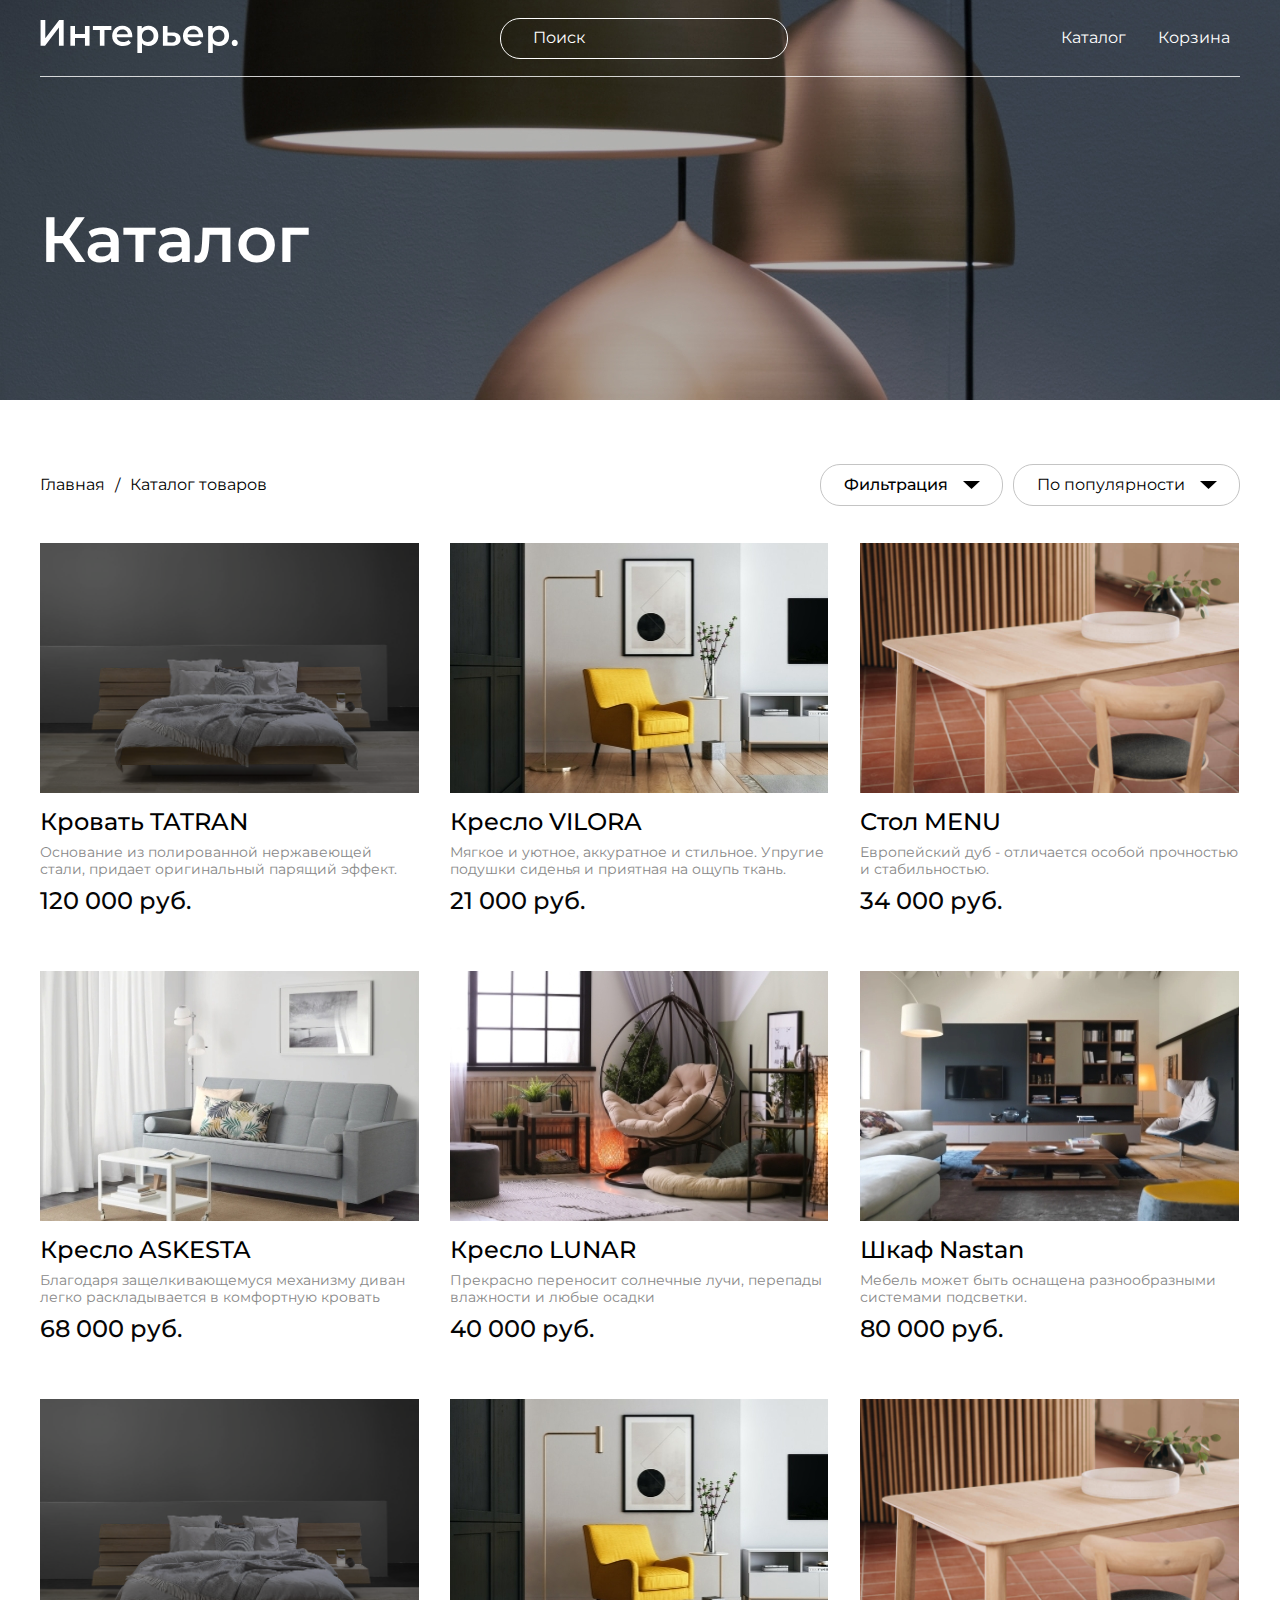
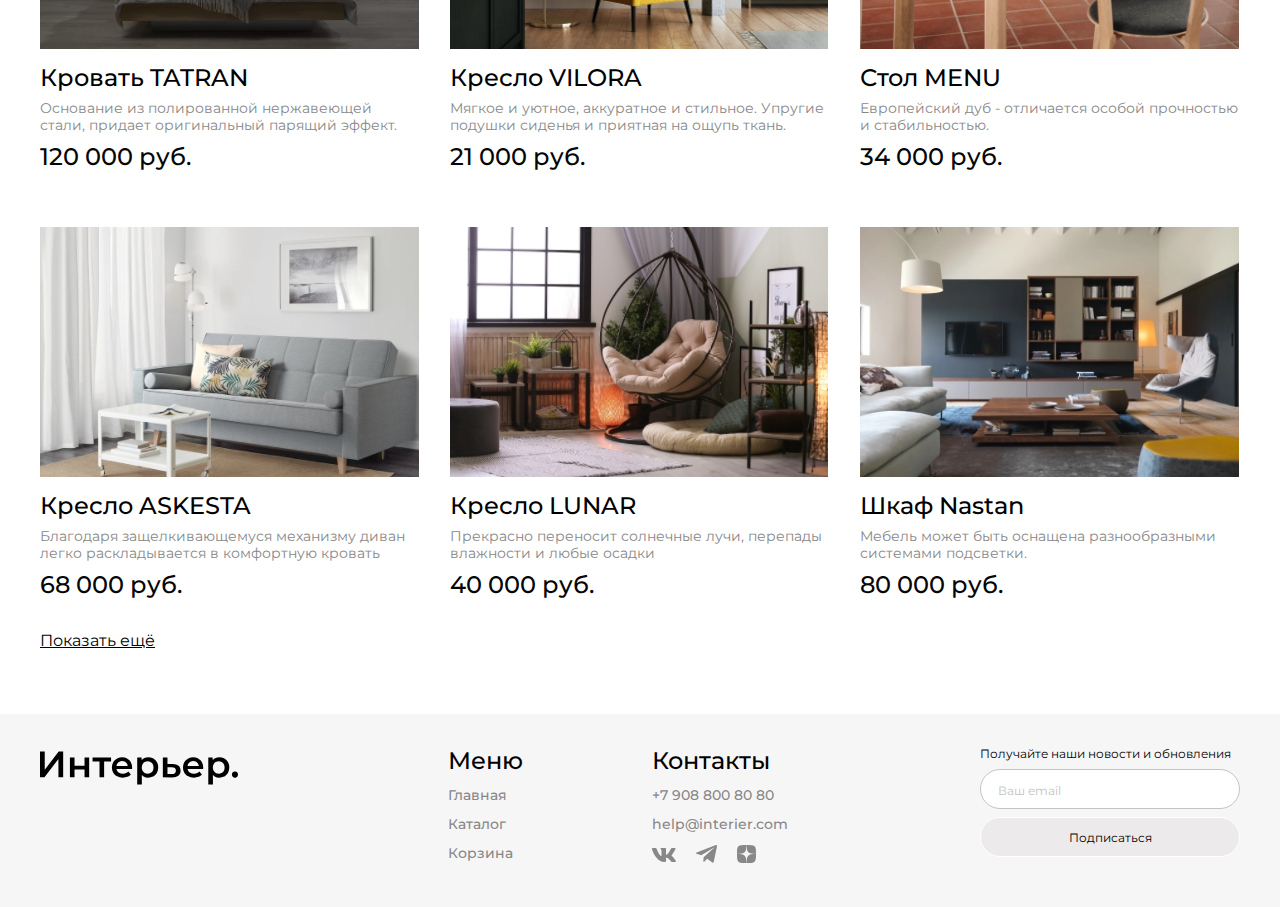
<file: catalog.html>
<!DOCTYPE html>
<html lang="en">
<head>
    <meta charset="UTF-8">
    <meta name="viewport" content="width=device-width, initial-scale=1.0">
    <title>Магазин</title>
    <link rel="stylesheet" href="style.css">
</head>
<body>
    <section class="top top_catalog center">
        <header class="header">
            <a href="index.html"><img class="header__logo" src="images/logo.svg" alt="img"></a>
            <input class="header__input" type="text" placeholder="Поиск">
            <nav class="header__nav">
                <ul class="header__list">
                    <li><a class="header__link" href="catalog.html">Каталог</a></li>
                    <li><a class="header__link" href="cart.html">Корзина</a></li>
                </ul>
            </nav>
            <nav class="header__nav-mob">
                <a href="#">
                    <svg width="19.000000" height="19.000000" viewBox="0 0 19 19" fill="none" xmlns="http://www.w3.org/2000/svg" xmlns:xlink="http://www.w3.org/1999/xlink">
                    <defs>
                        <clipPath id="clip352_123">
                            <rect class="gg:search" rx="0.000000" width="18.000000" height="18.000000" transform="translate(0.500000 0.500000)" fill="white" fill-opacity="0"/>
                        </clipPath>
                    </defs>
                    <rect class="gg:search" rx="0.000000" width="18.000000" height="18.000000" transform="translate(0.500000 0.500000)" fill="#FFFFFF" fill-opacity="0"/>
                    <g clip-path="url(#clip352_123)">
                        <path class="Vector" d="M13.97 10.98C14.96 9.7 16.12 8.59 15.97 6.98C15.82 5.38 15.18 4.06 13.97 2.99C12.77 1.93 10.59 0.95 8.98 1C7.37 1.05 6.13 1.85 4.99 2.99C3.85 4.13 3.05 5.37 3 6.98C2.95 8.6 3.93 10.76 4.99 11.97C6.06 13.18 7.38 13.82 8.98 13.97C10.59 14.12 11.7 12.96 12.98 11.97L16.97 15.96C17.07 15.96 17.87 16 17.96 15.96C18 15.87 17.96 15.07 17.96 14.97L13.97 10.98ZM12.98 3.99C13.42 4.43 13.73 5.41 13.97 5.99C14.22 6.56 13.97 6.36 13.97 6.98C13.98 7.61 14.21 8.4 13.97 8.98C13.73 9.56 13.42 10.53 12.98 10.98C12.53 11.42 11.56 11.73 10.98 11.97C10.4 12.21 9.61 11.98 8.98 11.97C8.36 11.97 8.56 12.22 7.99 11.97C7.41 11.73 6.43 11.42 5.99 10.98C5.11 10.08 4.99 8.24 4.99 6.98C5 5.73 5.1 4.88 5.99 3.99C6.88 3.1 7.73 3 8.98 2.99C10.24 2.99 12.08 3.11 12.98 3.99Z" fill="#FFFFFF" fill-opacity="1.000000" fill-rule="evenodd"/>
                        <path class="Vector" d="M16.18 7.25Q16.18 7.11 16.17 6.97Q16.05 5.71 15.55 4.7Q15.51 4.63 15.48 4.57Q14.98 3.61 14.11 2.84Q13.64 2.43 13.01 2.05Q12.39 1.68 11.71 1.39Q10.99 1.1 10.32 0.94Q9.59 0.78 8.98 0.8Q8.56 0.81 8.15 0.89Q7.41 1.04 6.72 1.41Q5.8 1.9 4.85 2.85Q3.9 3.8 3.41 4.72Q3.05 5.39 2.9 6.11Q2.81 6.54 2.8 6.98Q2.78 7.59 2.94 8.32Q3.1 8.99 3.39 9.71Q3.68 10.39 4.05 11.01Q4.43 11.64 4.84 12.11Q5.62 12.98 6.58 13.49Q6.64 13.52 6.7 13.55Q7.71 14.05 8.97 14.17Q9.11 14.18 9.25 14.18Q10.08 14.18 10.91 13.74Q11.3 13.53 11.75 13.2Q12.02 13 12.55 12.57Q12.79 12.37 12.96 12.24L16.88 16.16L16.97 16.16Q16.99 16.16 17.12 16.17Q17.45 16.18 17.62 16.18Q17.95 16.19 18.04 16.15L18.12 16.12L18.15 16.04Q18.19 15.95 18.18 15.62Q18.18 15.45 18.17 15.12Q18.16 14.99 18.16 14.97L18.16 14.88L14.24 10.96Q14.37 10.79 14.58 10.54Q15.01 10.01 15.21 9.74Q15.54 9.29 15.74 8.91Q16.18 8.08 16.18 7.25ZM13.97 10.98C14.12 10.78 14.27 10.6 14.42 10.41C15.28 9.36 16.1 8.35 15.97 6.98C15.82 5.38 15.18 4.06 13.97 2.99C12.77 1.93 10.59 0.95 8.98 1C7.37 1.05 6.13 1.85 4.99 2.99C3.85 4.13 3.05 5.37 3 6.98C2.95 8.6 3.93 10.76 4.99 11.97C6.06 13.18 7.38 13.82 8.98 13.97C10.35 14.1 11.36 13.28 12.42 12.42C12.6 12.27 12.79 12.12 12.98 11.97L16.97 15.96C16.99 15.96 17.05 15.97 17.12 15.97L17.13 15.97C17.39 15.98 17.89 16 17.96 15.96C18 15.89 17.98 15.39 17.97 15.13C17.97 15.05 17.96 14.99 17.96 14.97L13.97 10.98ZM12.98 3.99C13.42 4.43 13.73 5.41 13.97 5.99C14.12 6.32 14.09 6.39 14.05 6.52C14.01 6.61 13.97 6.72 13.97 6.98C13.97 7.19 14 7.41 14.03 7.63C14.08 8.1 14.13 8.59 13.97 8.98C13.73 9.56 13.42 10.53 12.98 10.98C12.53 11.42 11.56 11.73 10.98 11.97C10.59 12.14 10.1 12.08 9.63 12.03C9.41 12 9.19 11.97 8.98 11.97C8.72 11.97 8.61 12.01 8.52 12.05C8.39 12.09 8.32 12.12 7.99 11.97C7.41 11.73 6.43 11.42 5.99 10.98C5.11 10.08 4.99 8.24 4.99 6.98C5 5.73 5.1 4.88 5.99 3.99C6.88 3.1 7.73 3 8.98 2.99C10.24 2.99 12.08 3.11 12.98 3.99ZM13.63 5.66Q13.74 5.94 13.79 6.06Q13.87 6.27 13.88 6.35Q13.88 6.38 13.86 6.45Q13.82 6.56 13.8 6.65Q13.77 6.79 13.77 6.98Q13.77 7.2 13.83 7.65Q13.88 8.12 13.88 8.33Q13.88 8.68 13.79 8.9Q13.74 9.01 13.65 9.26Q13.42 9.86 13.28 10.14Q13.05 10.62 12.83 10.83Q12.62 11.05 12.15 11.28Q11.86 11.42 11.26 11.65Q11.01 11.74 10.9 11.79Q10.68 11.88 10.33 11.88Q10.12 11.88 9.65 11.83Q9.2 11.77 8.98 11.77Q8.79 11.77 8.65 11.8Q8.56 11.82 8.45 11.86Q8.38 11.88 8.35 11.88Q8.27 11.87 8.06 11.79Q7.94 11.74 7.65 11.63Q7.07 11.4 6.79 11.27Q6.34 11.04 6.13 10.84Q5.18 9.87 5.19 6.98Q5.19 6.47 5.23 6.13Q5.26 5.72 5.35 5.4Q5.44 5.09 5.6 4.82Q5.61 4.79 5.63 4.76Q5.83 4.44 6.13 4.13Q6.44 3.82 6.76 3.63Q6.79 3.62 6.82 3.6Q7.09 3.44 7.4 3.35Q7.72 3.26 8.13 3.23Q8.47 3.19 8.98 3.19Q11.87 3.18 12.84 4.13Q13.04 4.34 13.27 4.8Q13.4 5.07 13.63 5.66Z" fill="#FFFFFF" fill-opacity="1.000000" fill-rule="evenodd"/>
                    </g>
                    </svg>
                </a>
                <a href="catalog.html">
                    <svg width="19.000000" height="19.000000" viewBox="0 0 19 19" fill="none" xmlns="http://www.w3.org/2000/svg" xmlns:xlink="http://www.w3.org/1999/xlink">
                    <desc>
                            Created with Pixso.
                    </desc>
                    <defs/>
                    <rect id="Rectangle-46" width="5.000000" height="5.000000" fill="#FFFFFF" fill-opacity="1.000000"/>
                    <rect id="Rectangle-41" y="7.000000" width="5.000000" height="5.000000" fill="#FFFFFF" fill-opacity="1.000000"/>
                    <rect id="Rectangle-47" y="14.000000" width="5.000000" height="5.000000" fill="#FFFFFF" fill-opacity="1.000000"/>
                    <rect id="Rectangle-48" x="7.000000" y="7.000000" width="5.000000" height="5.000000" fill="#FFFFFF" fill-opacity="1.000000"/>
                    <rect id="Rectangle-45" x="7.000000" y="14.000000" width="5.000000" height="5.000000" fill="#FFFFFF" fill-opacity="1.000000"/>
                    <rect id="Rectangle-49" x="7.000000" width="5.000000" height="5.000000" fill="#FFFFFF" fill-opacity="1.000000"/>
                    <rect id="Rectangle-42" x="14.000000" y="7.000000" width="5.000000" height="5.000000" fill="#FFFFFF" fill-opacity="1.000000"/>
                    <rect id="Rectangle-44" x="14.000000" y="14.000000" width="5.000000" height="5.000000" fill="#FFFFFF" fill-opacity="1.000000"/>
                    <rect id="Rectangle-43" x="14.000000" width="5.000000" height="5.000000" fill="#FFFFFF" fill-opacity="1.000000"/>
                </svg>
                </a>
                <a href="cart.html">
                    <svg width="25.000000" height="25.000000" viewBox="0 0 25 25" fill="none" xmlns="http://www.w3.org/2000/svg" xmlns:xlink="http://www.w3.org/1999/xlink">
                    <desc>
                            Created with Pixso.
                    </desc>
                    <defs>
                        <clipPath id="clip352_137">
                            <rect class="jam:shopping-cart" rx="0.000000" width="24.000000" height="24.000000" transform="matrix(-1 0 0 1 25.5 0.5)" fill="white" fill-opacity="0"/>
                        </clipPath>
                    </defs>
                    <rect class="jam:shopping-cart" rx="0.000000" width="24.000000" height="24.000000" transform="matrix(-1 0 0 1 25.5 0.5)" fill="#FFFFFF" fill-opacity="0"/>
                    <g clip-path="url(#clip352_137)">
                        <path id="Vector" d="M14.97 21C15.53 21 15.57 20.4 15.96 20C16.36 19.6 16.95 19.57 16.95 19C16.95 18.44 16.36 17.41 15.96 17.01C15.57 16.62 15.53 17.01 14.97 17.01C14.41 17.01 13.38 16.62 12.99 17.01C12.59 17.41 12.99 18.44 12.99 19C12.99 19.57 12.59 19.6 12.99 20C13.38 20.4 14.41 21 14.97 21ZM7.03 21C7.59 21 8.62 20.4 9.02 20C9.41 19.6 9.02 19.57 9.02 19C9.02 18.44 9.41 17.41 9.02 17.01C8.62 16.62 7.59 17.01 7.03 17.01C6.48 17.01 6.44 16.62 6.04 17.01C5.65 17.41 5.05 18.44 5.05 19C5.05 19.57 5.65 19.6 6.04 20C6.44 20.4 6.48 21 7.03 21ZM20.92 6.07C21.18 6.06 21.73 6.26 21.91 6.07C22.1 5.88 21.91 5.34 21.91 5.07C21.91 4.81 22.1 4.27 21.91 4.08C21.73 3.89 21.18 4.09 20.92 4.08L19.93 4.08C18.98 4.08 18.15 5.14 17.95 6.07L15.96 12.04C15.76 12.97 15.92 13.03 14.97 13.03L7.03 13.03L5.05 7.06L14.97 7.06C15.23 7.05 15.78 7.25 15.96 7.06C16.14 6.87 15.96 6.33 15.96 6.07C15.96 5.81 16.14 5.26 15.96 5.07C15.78 4.88 15.23 5.08 14.97 5.07L5.05 5.07C4.74 5.07 4.33 4.94 4.06 5.07C3.78 5.21 3.26 5.82 3.07 6.07C2.88 6.31 3.13 6.76 3.07 7.06C3 7.37 2.99 7.76 3.07 8.06L5.05 14.03C5.16 14.47 4.7 14.75 5.05 15.02C5.4 15.3 6.58 15.02 7.03 15.02L14.97 15.02C15.89 15.02 16.24 14.61 16.95 14.03C17.67 13.45 17.75 12.94 17.95 12.04L19.93 6.07L20.92 6.07Z" fill="#FFFFFF" fill-opacity="1.000000" fill-rule="nonzero"/>
                    </g>
                </svg>
                </a>
            </nav>
        </header>
        <h1 class="top__text">Каталог</h1>
    </section>
    <div class="filters-box center">
        <nav class="filters__nav"><a class="filters__url" href="index.html">Главная</a> / <a class="filters__url" href="catalog.html">Каталог товаров</a></nav>
        <div class="filters">
            <div class="filter-left">
                <div class="filters-select">
                    <select class="filter" name="filter">
                        <option value="">Фильтрация</option>
                    </select>
                </div>
                <form action="#" method="GET" class="form">
                    <div class="form__content">
                        <div class="form__left">
                            <fieldset class="form__fieldset form__fieldset_times">
                                <legend class="form__heading">Сроки доставки</legend>
                                <div class="form__times">
                                    <div class="form__time"><input class="form__time-radio" id="nomatter" name="time" type="radio"><label for="nomatter">Неважно</label></div>
                                    <div class="form__time"><input class="form__time-radio" id="today" name="time" type="radio"><label for="today">Сегодня</label></div>    
                                    <div class="form__time"><input class="form__time-radio" id="tomorrow" name="time" type="radio"><label for="tomorrow">Завтра</label></div>
                                    <div class="form__time"><input class="form__time-radio" id="3days" name="time" type="radio"><label for="3days">До 3 дней</label></div>
                                    <div class="form__time"><input class="form__time-radio" id="7days" name="time" type="radio"><label for="7days">До 7 дней</label></div>
                                </div>
                            </fieldset>
                            <fieldset class="form__fieldset form__fieldset_price">
                                <legend class="form__heading">Цена</legend>
                                <label class="form__runner-heading" for="price-runner">от 0 руб.<span class="form__runner-heading-space"></span>до 100000 руб.</label>
                                <div class="form__runners">
                                    <input class="form__runner" id="price-runner" type="range" min="0" max="100000" value="100000" name="price-runner">
                                    <input class="form__runner" type="range" min="0" max="100000" value="0" name="price-runner">
                                </div>
                            </fieldset>
                            <fieldset class="form__fieldset form__fieldset_colors">
                                <legend class="form__heading">Цвет</legend>
                                <div class="form__colors">
                                    <div><input class="form__color" type="checkbox" name="color" id="white"><label for="white"></label></div>
                                    <div><input class="form__color" type="checkbox" name="color" id="black"><label for="black"></label></div>
                                    <div><input class="form__color" type="checkbox" name="color" id="gray"><label for="gray"></label></div>
                                    <div><input class="form__color" type="checkbox" name="color" id="red"><label for="red"></label></div>
                                    <div><input class="form__color" type="checkbox" name="color" id="orange"><label for="orange"></label></div>
                                    <div><input class="form__color" type="checkbox" name="color" id="yellow"><label for="yellow"></label></div>
                                    <div><input class="form__color" type="checkbox" name="color" id="green"><label for="green"></label></div>
                                    <div><input class="form__color" type="checkbox" name="color" id="light-green"><label for="light-green"></label></div>
                                    <div><input class="form__color" type="checkbox" name="color" id="blue"><label for="blue"></label></div>
                                    <div><input class="form__color" type="checkbox" name="color" id="darkblue"><label for="darkblue"></label></div>
                                    <div><input class="form__color" type="checkbox" name="color" id="purple"><label for="purple"></label></div>
                                    <div><input class="form__color" type="checkbox" name="color" id="violet"><label for="violet"></label></div>
                                    <div><input class="form__color" type="checkbox" name="color" id="light-pink"><label for="light-pink"></label></div>
                                    <div><input class="form__color" type="checkbox" name="color" id="pink"><label for="pink"></label></div>
                                </div>
                            </fieldset>
                        </div>
                        <fieldset class="form__fieldset form__fieldset_room-types">
                            <legend class="form__heading">Тип команты</legend>
                            <div class="form__room-types">
                                <div><input class="form__room-type" type="checkbox" name="room-type" id="kitchen-and-canteen"><label for="kitchen-and-canteen">Кухня и столовая</label></div>
                                <div><input class="form__room-type" type="checkbox" name="room-type" id="bathroom"><label for="bathroom">Ванная комната</label></div>
                                <div><input class="form__room-type" type="checkbox" name="room-type" id="kids-room"><label for="kids-room">Детская комната</label></div>
                                <div><input class="form__room-type" type="checkbox" name="room-type" id="home-office"><label for="home-office">Домашний офис</label></div>
                                <div><input class="form__room-type" type="checkbox" name="room-type" id="living-room"><label for="living-room">Гостиная</label></div>
                                <div><input class="form__room-type" type="checkbox" name="room-type" id="hallway"><label for="hallway">Прихожая</label></div>
                                <div><input class="form__room-type" type="checkbox" name="room-type" id="bedroom"><label for="bedroom">Спальня</label></div>
                                <div><input class="form__room-type" type="checkbox" name="room-type" id="wardrobe"><label for="wardrobe">Гардероб</label></div>
                                <div><input class="form__room-type" type="checkbox" name="room-type" id="dacha"><label for="dacha">Дача</label></div>
                                <div><input class="form__room-type" type="checkbox" name="room-type" id="light"><label for="light">Свет</label></div>
                            </div>
                        </fieldset>
                    </div>
                    <button class="form__button-submit" type="submit">Применить</button>
                </form>
            </div>
            <div class="filters-select">
                <select class="filter filter_thin-text" name="filter">
                    <option value="popularity">По популярности</option>
                </select>
            </div>
        </div>
    </div>
    <div class="product-box center">
        <div class="product-content">
            <article class="product">
                <img class="product__img" src="images/catalog-1.jpeg" alt="img">
                <h3 class="product__name">Кровать TATRAN</h3>
                <p class="product__description">Основание из полированной нержавеющей стали, придает оригинальный парящий эффект.</p>
                <p class="product__price">120 000 руб.</p>
            </article>
            <article class="product">    
                <img class="product__img" src="images/product5.jpeg" alt="img">
                <h3 class="product__name">Кресло VILORA</h3>
                <p class="product__description">Мягкое и уютное, аккуратное и стильное. Упругие подушки сиденья и приятная на ощупь ткань. </p>
                <p class="product__price">21 000 руб.</p>
            </article>
            <article class="product">    
                <img class="product__img" src="images/catalog-3.jpeg" alt="img">
                <h3 class="product__name">Стол MENU</h3>
                <p class="product__description">Европейский дуб - отличается особой прочностью и стабильностью. </p>
                <p class="product__price">34 000 руб.</p>
            </article>
            <article class="product">    
                <img class="product__img" src="images/catalog-4.jpeg" alt="img">
                <h3 class="product__name">Кресло ASKESTA</h3>
                <p class="product__description">Благодаря защелкивающемуся механизму диван легко раскладывается в комфортную кровать</p>
                <p class="product__price">68 000 руб.</p>
            </article>
            <article class="product">    
                <img class="product__img" src="images/catalog-5.jpeg" alt="img">
                <h3 class="product__name">Кресло LUNAR</h3>
                <p class="product__description">Прекрасно переносит солнечные лучи, перепады влажности и любые осадки</p>
                <p class="product__price">40 000 руб.</p>
            </article>
            <article class="product">       
                <img class="product__img" src="images/catalog-6.jpeg" alt="img">
                <h3 class="product__name">Шкаф Nastan</h3>
                <p class="product__description">Мебель может быть оснащена разнообразными системами подсветки.</p>
                <p class="product__price">80 000 руб.</p>
            </article>
            <article class="product">    
                <img class="product__img" src="images/catalog-1.jpeg" alt="img">
                <h3 class="product__name">Кровать TATRAN</h3>
                <p class="product__description">Основание из полированной нержавеющей стали, придает оригинальный парящий эффект.</p>
                <p class="product__price">120 000 руб.</p>
            </article>
            <article class="product">    
                <img class="product__img" src="images/product5.jpeg" alt="img">
                <h3 class="product__name">Кресло VILORA</h3>
                <p class="product__description">Мягкое и уютное, аккуратное и стильное. Упругие подушки сиденья и приятная на ощупь ткань. </p>
                <p class="product__price">21 000 руб.</p>
            </article>
            <article class="product">    
                <img class="product__img" src="images/catalog-3.jpeg" alt="img">
                <h3 class="product__name">Стол MENU</h3>
                <p class="product__description">Европейский дуб - отличается особой прочностью и стабильностью. </p>
                <p class="product__price">34 000 руб.</p>
            </article>
            <article class="product">    
                <img class="product__img" src="images/catalog-4.jpeg" alt="img">
                <h3 class="product__name">Кресло ASKESTA</h3>
                <p class="product__description">Благодаря защелкивающемуся механизму диван легко раскладывается в комфортную кровать</p>
                <p class="product__price">68 000 руб.</p>
            </article>
            <article class="product">    
                <img class="product__img" src="images/catalog-5.jpeg" alt="img">
                <h3 class="product__name">Кресло LUNAR</h3>
                <p class="product__description">Прекрасно переносит солнечные лучи, перепады влажности и любые осадки</p>
                <p class="product__price">40 000 руб.</p>
            </article>
            <article class="product">       
                <img class="product__img" src="images/catalog-6.jpeg" alt="img">
                <h3 class="product__name">Шкаф Nastan</h3>
                <p class="product__description">Мебель может быть оснащена разнообразными системами подсветки.</p>
                <p class="product__price">80 000 руб.</p>
            </article>
        </div>
    </div>
    <div class="link-box center">
        <a href="" class="link-box__link">Показать ещё</a>
    </div>
    <footer class="footer center">
        <a href="index.html"><img src="images/darklogo.svg" alt="img" class="footer__logo"></a>
        <div class="footer__content">
            <div class="footer__info">
                <nav class="footer__item">
                    <h3 class="footer__text">Меню</h3>
                    <a class="footer__url" href="index.html">Главная</a>
                    <a class="footer__url" href="catalog.html">Каталог</a>
                    <a class="footer__url" href="cart.html">Корзина</a>
                </nav>
                <div class="footer__item">
                    <h3 class="footer__text">Контакты</h3>
                    <a class="footer__url" href="tel:79088008080">+7 908 800 80 80</a>
                    <a class="footer__url" href="mailto:help@interier.com">help@interier.com</a>
                    <div class="networks">
                        <a href="https://vk.com/">
                            <svg class="network" width="24.000488" height="14.000000" viewBox="0 0 24.0005 14" fill="none" xmlns="http://www.w3.org/2000/svg" xmlns:xlink="http://www.w3.org/1999/xlink">
                                <defs/>
                                <path class="Vector" d="M23.45 0.94C23.61 0.4 23.45 0 22.65 0L20.03 0C19.36 0 19.05 0.34 18.88 0.72C18.88 0.72 17.55 3.92 15.66 6C15.04 6.6 14.77 6.79 14.43 6.79C14.27 6.79 14.01 6.6 14.01 6.05L14.01 0.94C14.01 0.29 13.83 0 13.27 0L9.15 0C8.73 0 8.48 0.3 8.48 0.59C8.48 1.21 9.42 1.35 9.52 3.1L9.52 6.9C9.52 7.73 9.37 7.88 9.03 7.88C8.14 7.88 5.98 4.67 4.69 1C4.44 0.28 4.19 0 3.52 0L0.89 0C0.14 0 0 0.34 0 0.72C0 1.41 0.88 4.79 4.14 9.28C6.31 12.34 9.37 14 12.15 14C13.82 14 14.02 13.63 14.02 12.99L14.02 10.68C14.02 9.94 14.18 9.79 14.71 9.79C15.1 9.79 15.77 9.99 17.33 11.46C19.11 13.21 19.4 14 20.4 14L23.03 14C23.78 14 24.15 13.63 23.93 12.9C23.7 12.18 22.85 11.12 21.72 9.88C21.11 9.17 20.19 8.4 19.91 8.02C19.52 7.53 19.63 7.31 19.91 6.87C19.91 6.87 23.11 2.45 23.44 0.94L23.45 0.94Z" fill="#888888" fill-opacity="1.000000" fill-rule="evenodd"/>
                            </svg>
                        </a>
                        <a href="https://telegram.org/">
                            <svg class="network" width="21.000000" height="17.675781" viewBox="0 0 21 17.6758" fill="none" xmlns="http://www.w3.org/2000/svg" xmlns:xlink="http://www.w3.org/1999/xlink">
                            <defs/>
                            <path class="Vector" d="M19.29 0.2L0.69 7.41C-0.06 7.74 -0.32 8.42 0.5 8.78L5.28 10.31L16.82 3.14C17.45 2.69 18.09 2.81 17.54 3.3L7.63 12.32L7.31 16.14C7.6 16.73 8.13 16.73 8.47 16.44L11.21 13.83L15.91 17.37C17 18.02 17.59 17.6 17.83 16.41L20.91 1.74C21.23 0.28 20.68 -0.37 19.29 0.2Z" fill="#888888" fill-opacity="1.000000" fill-rule="nonzero"/>
                        </svg>
                        </a>
                        <a href="https://dzen.ru">
                            <svg class="network" width="19.000000" height="18.000000" viewBox="0 0 19 18" fill="none" xmlns="http://www.w3.org/2000/svg" xmlns:xlink="http://www.w3.org/1999/xlink">
                            <defs/>
                            <path class="Vector" d="M11.33 10.73C9.83 12.19 9.73 14.01 9.6 18C13.52 18 16.23 17.98 17.62 16.7C18.98 15.37 19 12.68 19 9.09C14.79 9.22 12.87 9.32 11.33 10.73ZM0 9.09C0 12.68 0.01 15.37 1.37 16.7C2.76 17.98 5.47 18 9.39 18C9.26 14.01 9.16 12.19 7.66 10.73C6.12 9.32 4.2 9.21 0 9.09ZM9.39 0C5.48 0 2.76 0.01 1.37 1.29C0.01 2.62 0 5.31 0 8.9C4.2 8.77 6.12 8.67 7.66 7.26C9.16 5.8 9.26 3.98 9.39 0ZM11.33 7.26C9.83 5.8 9.73 3.98 9.6 0C13.52 0 16.23 0.01 17.62 1.29C18.98 2.62 19 5.31 19 8.9C14.79 8.77 12.87 8.67 11.33 7.26Z" fill="#888888" fill-opacity="1.000000" fill-rule="nonzero"/>
                        </svg>
                        </a>
                    </div>
                </div>
            </div>
            <form action="#" class="news">
                <p class="news__text">Получайте наши новости и обновления</p>
                <input class="news__input" placeholder="Ваш email" type="email">
                <button class="news__button">Подписаться</button>
            </form>
        </div>
    </footer>
    <script src="script.js"></script>
</body>

</html>
</file>
<file: style.css>
@import url("https://fonts.googleapis.com/css2?family=Montserrat:wght@400;500;600;700&display=swap");
* {
  margin: 0;
  padding: 0;
}

body {
  font-family: "Montserrat";
}

header {
  height: 76px;
  display: flex;
  justify-content: space-between;
  align-items: center;
  border-bottom: 0.5px solid rgba(255, 255, 255, 0.8);
}

ul {
  list-style-type: none;
}

button:hover {
  background-color: black;
  color: white;
  cursor: pointer;
}

button {
  transition: background-color 0.3s ease-in-out;
}

.top {
  background-repeat: no-repeat;
  background-size: cover;
  background-position: center;
}

.top_index {
  background-image: url(./images/index.jpeg);
  height: 735px;
}

.header__logo, .footer__logo {
  width: 198px;
  height: 44px;
}

.header__list {
  display: flex;
  align-items: center;
  gap: 32px;
}

.header__input {
  box-sizing: border-box;
  border: 1px solid rgb(255, 255, 255);
  border-radius: 20px;
  width: 288px;
  height: 41px;
  background: transparent;
  padding-left: 32px;
  color: white;
}

.header__input::-moz-placeholder {
  color: rgb(255, 255, 255);
  font-family: "Montserrat";
  font-size: 16px;
  font-weight: 400;
  line-height: 20px;
  letter-spacing: 0%;
  text-align: left;
}

.header__input::placeholder {
  color: rgb(255, 255, 255);
  font-family: "Montserrat";
  font-size: 16px;
  font-weight: 400;
  line-height: 20px;
  letter-spacing: 0%;
  text-align: left;
}

.header__nav {
  width: 190px;
  display: flex;
  flex-direction: row;
  justify-content: center;
}
.header__nav-mob {
  display: none;
}

.header__link {
  font-size: 16px;
  line-height: 20px;
  text-decoration: none;
  color: white;
  font-weight: 400;
}

.header__link:hover, .footer__url:hover, .filters__url:hover {
  text-decoration: underline;
}

.start {
  color: #fff;
}

.start__text {
  font-size: 64px;
  font-weight: 600;
  line-height: 70px;
  letter-spacing: 0%;
  text-align: left;
  margin-top: 64px;
  margin-bottom: 16px;
}

.start__text2 {
  font-size: 24px;
  line-height: 32px;
  margin-bottom: 16px;
  font-weight: 400;
}

.start__link {
  font-size: 16px;
  line-height: 24px;
  color: #fff;
}

.start__link:hover {
  text-decoration: none;
}

.for-box {
  margin: 64px 0;
}

.for-box__text {
  font-size: 48px;
  font-weight: 600;
  line-height: 59px;
  letter-spacing: 0%;
  margin-bottom: 32px;
}

.for {
  display: grid;
  gap: 32px;
  grid-template-columns: repeat(12, 1fr);
  grid-template-rows: 1fr 1fr;
}

.for__item {
  height: 415px;
  grid-column: span 4;
  color: rgb(255, 255, 255);
  font-family: "Montserrat";
  font-size: 34px;
  font-weight: 600;
  line-height: 41px;
  letter-spacing: 0%;
  display: flex;
  align-items: center;
  justify-content: center;
}

.for__item_big {
  grid-column: span 6;
}

.for__item_1 {
  background: url(images/for-1.jpeg);
}

.for__item_2 {
  background: url(images/for-2.jpeg);
}

.for__item_3 {
  background: url(images/for-3.jpeg);
  background-position: center;
  background-repeat: no-repeat;
  background-size: cover;
}

.for__item_4 {
  background: url(images/for-4.jpeg);
  background-position: center;
  background-repeat: no-repeat;
  background-size: cover;
}

.for__item_5 {
  background: url(images/for-5.jpeg);
  background-position: center;
  background-repeat: no-repeat;
  background-size: cover;
}

.product {
  width: 378px;
}
.product-content {
  display: flex;
  flex-wrap: wrap;
  row-gap: 56px;
  -moz-column-gap: 32px;
       column-gap: 32px;
}
.product-box_margin {
  margin-top: 64px;
}
.product-box__text {
  font-weight: 600;
  font-size: 48px;
  line-height: 59px;
  color: #000000;
  margin-bottom: 32px;
}
.product__name {
  font-weight: 500;
  font-size: 24px;
  line-height: 29px;
  color: #000000;
  margin-bottom: 8px;
  margin-top: 10px;
}
.product__description {
  font-size: 14px;
  line-height: 17px;
  color: #888888;
  margin-bottom: 8px;
}
.product__price {
  font-weight: 500;
  font-size: 24px;
  line-height: 29px;
  color: #050505;
}
.product__price_crossed {
  text-decoration-line: line-through;
  color: #888888;
}

.prices {
  display: flex;
  gap: 32px;
}

.center {
  padding-left: calc(50% - 600px);
  padding-right: calc(50% - 600px);
}

.link-box {
  margin-top: 32px;
  margin-bottom: 64px;
  color: black;
}

.link-box__link {
  color: black;
}

footer {
  background: #F7F6F6;
  padding-top: 32px;
  padding-bottom: 40px;
  display: flex;
  justify-content: space-between;
  flex-wrap: wrap;
}

.footer__item {
  display: flex;
  flex-direction: column;
  gap: 12px;
}

.footer__info {
  display: flex;
  gap: 129px;
}

.footer__content {
  width: 792px;
  display: flex;
  justify-content: space-between;
  flex-wrap: wrap;
}

.footer__text {
  font-weight: 500;
  font-size: 24px;
  line-height: 29px;
  color: #000;
}

.footer__url {
  font-weight: 500;
  font-size: 14px;
  line-height: 17px;
  color: #888;
  text-decoration: none;
}

.networks {
  display: flex;
  align-items: center;
  gap: 20px;
}

.network:hover path {
  fill: #000000;
}

.news {
  display: flex;
  flex-direction: column;
  gap: 8px;
}

.news__text {
  font-size: 12px;
  font-weight: 400;
  line-height: 15px;
  letter-spacing: 0%;
  text-align: left;
}

.news__input {
  background: #FFFFFF;
  border: 1px solid #C4C4C4;
  box-sizing: border-box;
  border-radius: 20px;
  font-weight: normal;
  font-size: 15px;
  line-height: 18px;
  color: #c4c4c4;
  width: 260px;
  height: 40px;
  padding-left: 17px;
}

.news__input:focus, .header__input:focus {
  outline: none;
}

.news__input::-moz-placeholder {
  color: rgb(196, 196, 196);
  font-family: "Montserrat";
  font-size: 12px;
  font-weight: 400;
  line-height: 15px;
  letter-spacing: 0%;
  text-align: left;
}

.news__input::placeholder {
  color: rgb(196, 196, 196);
  font-family: "Montserrat";
  font-size: 12px;
  font-weight: 400;
  line-height: 15px;
  letter-spacing: 0%;
  text-align: left;
}

.news__button {
  background: rgba(222, 215, 215, 0.41);
  border: 1px solid #FFFFFF;
  box-sizing: border-box;
  border-radius: 20px;
  width: 260px;
  height: 40px;
  font-size: 15px;
  line-height: 18px;
  color: rgb(0, 0, 0);
  font-family: "Montserrat";
  font-size: 12px;
  font-weight: 400;
  line-height: 15px;
  letter-spacing: 0%;
}

.top_cart {
  background-image: url(./images/cart_header.jpeg);
  height: 400px;
}

.top__heading {
  color: rgb(255, 255, 255);
  font-size: 64px;
  font-weight: 600;
  line-height: 70px;
  letter-spacing: 0%;
  text-align: left;
  margin-top: 127px;
}

.cart {
  display: grid;
  grid-template-columns: repeat(auto-fill, minmax(100px, 1fr));
  margin-top: 64px;
  margin-bottom: 64px;
}
.cart__content {
  grid-column: span 8;
}
.cart__form {
  grid-column: span 4;
}
.cart__info {
  display: flex;
  justify-content: space-between;
  border-bottom: 0.5px solid rgb(202, 205, 216);
}
.cart__text {
  color: rgb(0, 0, 0);
  font-size: 16px;
  font-weight: 400;
  line-height: 20px;
  letter-spacing: 0px;
  text-align: left;
  padding-bottom: 14px;
}
.cart__text:last-child {
  margin-right: 27px;
}
.cart__items {
  display: flex;
  gap: 32px;
  flex-direction: column;
}
.cart__items div:last-child {
  border: none;
  padding: 0;
  margin: 0;
}
.cart__item {
  margin-top: 25px;
  display: flex;
  justify-content: space-between;
  border-bottom: 0.5px solid rgb(202, 205, 216);
  padding-bottom: 32px;
}
.cart__item-left {
  display: flex;
  gap: 32px;
}
.cart__item-image {
  width: 173px;
  height: 173px;
}
.cart__item-info {
  display: flex;
  flex-direction: column;
  gap: 14px;
}
.cart__item-name {
  color: rgb(0, 0, 0);
  font-size: 24px;
  font-weight: 500;
  line-height: 29px;
  letter-spacing: 0px;
  text-align: left;
}
.cart__item-description {
  color: rgb(136, 136, 136);
  font-size: 14px;
  font-weight: 400;
  line-height: 17px;
  letter-spacing: 0%;
  text-align: left;
  width: 276px;
}
.cart__item-price {
  color: rgb(5, 5, 5);
  font-size: 16px;
  font-weight: 500;
  line-height: 20px;
  letter-spacing: 0%;
}
.cart__item-urls {
  display: flex;
  gap: 30px;
}
.cart__item-url {
  color: rgb(0, 0, 0);
  font-size: 14px;
  font-weight: 400;
  line-height: 210%;
  letter-spacing: 0px;
  text-align: center;
  text-decoration-line: underline;
}
.cart__item-url:hover {
  color: rgb(136, 136, 136);
  text-decoration: none;
}
.cart__item-input {
  width: 71px;
  height: 51px;
  border-radius: 6px;
  background: rgb(247, 246, 246);
  color: rgb(0, 0, 0);
  font-family: "Montserrat";
  font-size: 14px;
  font-weight: 600;
  line-height: 210%;
  letter-spacing: 0px;
  text-align: center;
  border: none;
}
.cart__buttons {
  display: flex;
  gap: 7px;
  margin-top: 50px;
}
.cart__button {
  color: rgb(2, 2, 2);
  font-family: "Montserrat";
  font-size: 14px;
  font-weight: 400;
  line-height: 17px;
  letter-spacing: 0px;
  text-align: center;
  padding: 10px 33px;
  box-sizing: border-box;
  border: 1px solid rgb(0, 0, 0);
  border-radius: 50px;
  background: transparent;
}
.cart__form {
  border-radius: 20px;
  background: rgb(247, 246, 246);
  padding-top: 42px;
  padding-bottom: 148px;
  text-align: center;
  width: 379px;
  margin-left: 25px;
}
.cart__form-heading {
  color: rgb(0, 0, 0);
  font-size: 24px;
  font-weight: 700;
  line-height: 29px;
  letter-spacing: 0px;
  text-align: center;
}
.cart__form-inputs {
  margin-top: 35px;
  margin-right: 56px;
  margin-left: 35px;
  display: flex;
  flex-direction: column;
  gap: 41px;
  margin-bottom: 64px;
  color: rgb(0, 0, 0);
  font-family: "Montserrat";
  font-size: 14px;
  font-weight: 400;
  line-height: 17px;
  letter-spacing: 0px;
  text-align: center;
  width: 288px;
}
.cart__form-input {
  border: none;
  outline: none;
  border-bottom: 1px solid rgb(202, 205, 216);
  background-color: transparent;
}
.cart__form-input::-moz-placeholder {
  color: rgb(0, 0, 0);
  font-family: "Montserrat";
  font-size: 14px;
  font-weight: 400;
  line-height: 17px;
  letter-spacing: 0px;
}
.cart__form-input::placeholder {
  color: rgb(0, 0, 0);
  font-family: "Montserrat";
  font-size: 14px;
  font-weight: 400;
  line-height: 17px;
  letter-spacing: 0px;
}
.cart__form-total {
  color: rgb(0, 0, 0);
  font-size: 24px;
  font-weight: 400;
  line-height: 29px;
  letter-spacing: 0px;
}
.cart__form-price {
  font-weight: 500;
}
.cart__form-button {
  box-sizing: border-box;
  border: 1px solid rgb(4, 4, 4);
  border-radius: 20px;
  padding: 10px 76px;
  margin-top: 18px;
  font-family: "Montserrat";
  background: transparent;
  font-size: 16px;
  font-weight: 400;
  line-height: 20px;
  letter-spacing: 0px;
  text-align: center;
}

.link-box__link-mob {
  display: none;
}

.link-box__link-cart {
  display: block;
}

fieldset {
  border: none;
}

.top_catalog {
  background-image: url(./images/catalog.jpeg);
  height: 400px;
}

.top__text {
  font-size: 64px;
  font-weight: 600;
  line-height: 70px;
  letter-spacing: 0%;
  color: white;
  margin-top: 127px;
}

.filters-box {
  margin-top: 64px;
  margin-bottom: 37px;
  display: flex;
  justify-content: space-between;
  align-items: baseline;
}

.filters {
  display: flex;
  gap: 10px;
}
.filters__url {
  font-size: 16px;
  font-weight: 400;
  line-height: 32px;
  letter-spacing: 0%;
  text-decoration: none;
  color: black;
}

.filter {
  font-family: "Montserrat";
  font-size: 16px;
  font-weight: 500;
  line-height: 20px;
  letter-spacing: 0%;
  box-sizing: border-box;
  border: 1px solid rgb(196, 196, 196);
  border-radius: 20px;
  padding: 10px 23px;
  background-color: white;
  padding-right: 54px;
  -webkit-appearance: none;
  -moz-appearance: none;
  appearance: none;
}

.filter-left {
  position: relative;
}

.filters-select {
  position: relative;
}

.filters-select::after {
  content: url(images/option_triangle.svg);
  position: absolute;
  right: 20px;
  top: 10px;
  z-index: 1;
  width: 20px;
  height: 11px;
  pointer-events: none;
  box-sizing: border-box;
}

.filters__nav {
  display: flex;
  gap: 10px;
  align-items: center;
}

.filter_thin-text {
  font-size: 16px;
  font-weight: 400;
  line-height: 20px;
  letter-spacing: 0%;
}

.form {
  display: none;
  flex-direction: column;
  box-sizing: border-box;
  padding: 40px 48px;
  position: absolute;
  background-color: white;
  width: 541.5px;
  top: 55px;
  right: 0;
  box-shadow: 2px 2px 2px rgba(0, 0, 0, 0.2), -2px -2px 2px rgba(0, 0, 0, 0.2);
}
.form__content {
  display: flex;
  justify-content: space-between;
  padding-bottom: 36px;
}
.form__time-radio {
  display: none;
}
.form__time-radio + label {
  position: relative;
  cursor: pointer;
  padding-left: 29px;
  font-size: 14px;
  font-weight: 400;
  line-height: 17px;
  letter-spacing: 0%;
  text-align: left;
}
.form__time-radio + label::before {
  content: "";
  box-sizing: border-box;
  border: 1px solid rgb(136, 136, 136);
  border-radius: 50%;
  width: 15px;
  height: 15px;
  position: absolute;
  left: 0;
  top: 1px;
}
.form__time-radio:checked + label:after {
  content: "";
  position: absolute;
  left: 6px;
  top: 30%;
  transform: translateY(-50%);
  width: 6.5px;
  height: 4.5px;
  border: solid #000;
  border-width: 0px 0px 1px 1px;
  transform: rotate(-55deg) translateY(-50%);
}
.form__time-radio:checked + label::before {
  border-color: black;
}
.form__runner {
  -webkit-appearance: none;
     -moz-appearance: none;
          appearance: none;
  position: absolute;
  width: 190px;
  top: 0;
}
.form__runner::-webkit-slider-thumb {
  -webkit-appearance: none;
  appearance: none;
  width: 8px;
  height: 8px;
  background: #000;
  border-radius: 50%;
  position: relative;
  top: -3px;
  cursor: pointer;
}
.form__runner::-webkit-slider-runnable-track {
  -webkit-appearance: none;
  appearance: none;
  height: 1px;
  width: 190px;
  background: #000;
}
.form__runner::-moz-range-thumb {
  -moz-appearance: none;
  appearance: none;
  width: 8px;
  height: 8px;
  background: #000;
  border-radius: 50%;
  position: relative;
  top: -3px;
  cursor: pointer;
}
.form__runner::-moz-range-track {
  -moz-appearance: none;
  appearance: none;
  height: 1px;
  background: #000;
}
.form__runners {
  position: relative;
  margin-top: 14px;
}
.form__runner-heading {
  color: rgb(0, 0, 0);
  font-size: 14px;
  font-weight: 400;
  line-height: 17px;
  letter-spacing: 0%;
  text-align: left;
}
.form__runner-heading-space {
  margin-left: 14px;
}
.form__fieldset_colors {
  width: 189px;
}
.form__colors {
  display: flex;
  flex-wrap: wrap;
  gap: 14px;
}
.form__color {
  display: none;
}
.form__color + label {
  position: relative;
  padding-left: 15px;
  width: 0px;
  cursor: pointer;
}
.form__color + label::before {
  content: "";
  box-sizing: border-box;
  width: 15px;
  height: 15px;
  position: absolute;
  left: 0;
  top: 1px;
}
.form__color:checked + label:after {
  content: "";
  position: absolute;
  left: 6px;
  top: 30%;
  transform: translateY(-50%);
  width: 6.5px;
  height: 4.5px;
  border: solid #000;
  border-width: 0px 0px 1px 1px;
  transform: rotate(-55deg) translateY(-50%);
}
.form__color:checked + label::before {
  border: 1px solid #000;
}
.form__room-type {
  display: none;
}
.form__room-type + label {
  position: relative;
  padding-left: 29px;
  cursor: pointer;
  color: rgb(0, 0, 0);
  font-size: 14px;
  font-weight: 400;
  line-height: 17px;
  letter-spacing: 0%;
  text-align: left;
}
.form__room-type:checked + label::before {
  border: 1px solid #000;
}
.form__room-type + label::before {
  content: "";
  box-sizing: border-box;
  border: 1px solid rgb(136, 136, 136);
  width: 15px;
  height: 15px;
  position: absolute;
  left: 0;
  top: 1px;
}
.form__room-type:checked + label:after {
  content: "";
  position: absolute;
  left: 6px;
  top: 30%;
  transform: translateY(-50%);
  width: 6.5px;
  height: 4.5px;
  border: solid #000;
  border-width: 0px 0px 1px 1px;
  transform: rotate(-55deg) translateY(-50%);
}
.form__button-submit {
  border: 1px solid black;
  border-radius: 20px;
  padding: 10px 0;
  background: #fff;
  color: rgb(0, 0, 0);
  font-family: "Montserrat";
  font-size: 16px;
  font-weight: 400;
  line-height: 20px;
  letter-spacing: 0px;
  align-self: flex-end;
  width: 190px;
  text-align: center;
}
.form__times {
  display: flex;
  flex-direction: column;
  gap: 14px;
}
.form__heading {
  margin-bottom: 14px;
  color: rgb(0, 0, 0);
  font-size: 16px;
  font-weight: 500;
  line-height: 20px;
  letter-spacing: 0%;
  text-align: left;
}
.form__heading:first-child {
  margin-bottom: 16px;
}
.form__left {
  display: flex;
  gap: 32px;
  flex-direction: column;
  margin-right: 65px;
  width: 190.5px;
}
.form__room-types {
  display: flex;
  flex-direction: column;
  gap: 14px;
  padding-right: 36px;
  white-space: nowrap;
}
.form__fieldset_price {
  width: 190.5px;
}

#white + label::before {
  background: white;
  border: 1px solid rgb(136, 136, 136);
}

#black + label::before {
  background: black;
}

#black:checked + label:after {
  content: "";
  position: absolute;
  left: 6px;
  top: 30%;
  transform: translateY(-50%);
  width: 6.5px;
  height: 4.5px;
  border: solid #fff;
  border-width: 0px 0px 1px 1px;
  transform: rotate(-55deg) translateY(-50%);
}

#gray + label::before {
  background: gray;
}

#red + label::before {
  background: red;
}

#orange + label::before {
  background: orange;
}

#yellow + label::before {
  background: yellow;
}

#green + label::before {
  background: rgb(0, 191, 42);
}

#light-green + label::before {
  background: rgb(28, 204, 151);
}

#blue + label::before {
  background: rgb(0, 159, 227);
}

#darkblue + label::before {
  background: rgb(0, 10, 248);
}

#purple + label::before {
  background: rgb(103, 16, 214);
}

#violet + label::before {
  background: rgb(157, 13, 181);
}

#light-pink + label::before {
  background: rgb(216, 154, 255);
}

#pink + label::before {
  background: rgb(255, 101, 166);
}

@media (max-width: 1024px) {
  .center {
    padding-left: calc(50% - 393px);
    padding-right: calc(50% - 393px);
  }
  .for__item {
    height: 268px;
  }
  .product-content {
    -moz-column-gap: 28px;
         column-gap: 28px;
    row-gap: 39px;
  }
  .footer__logo {
    display: none;
  }
  .form {
    right: -237px;
  }
  .cart__form {
    margin-left: 0;
    margin-top: 64px;
  }
  .cart__buttons {
    margin-top: 32px;
  }
}
@media (min-width: 768px) and (max-width: 833px) {
  .center {
    padding-left: 24px;
    padding-right: 24px;
  }
  .product-content {
    display: flex;
    justify-content: center;
  }
  .product {
    width: 345px;
  }
  .product__img {
    width: 100%;
  }
}
@media (max-width: 767px) {
  .center {
    padding-left: 16px;
    padding-right: 16px;
  }
  .header {
    padding-top: 32px;
    border-bottom: 0px;
  }
  .header__input {
    display: none;
  }
  .header__nav {
    display: none;
  }
  .header__nav-mob {
    display: flex;
    gap: 32px;
    align-items: center;
  }
  .header__logo, .footer__logo {
    width: 99px;
  }
  .top__text {
    margin-top: 82px;
    font-size: 48px;
    line-height: 59px;
    text-align: center;
  }
  .top__heading {
    margin-top: 82px;
    font-size: 48px;
    line-height: 59px;
    text-align: center;
  }
  .start {
    display: flex;
    flex-direction: column;
    align-items: center;
  }
  .start__text {
    text-align: center;
    margin-top: 29px;
    font-size: 48px;
    line-height: 59px;
  }
  .start__text2 {
    font-size: 16px;
    line-height: 32px;
    text-align: center;
  }
  .start__link {
    font-size: 14px;
  }
  .for {
    grid-template-columns: repeat(4, 1fr);
    gap: 16px;
  }
  .for-box__text {
    font-size: 24px;
    line-height: 29px;
  }
  .for__item {
    grid-column: 1/-1;
    height: 375px;
    font-size: 28px;
    line-height: 34px;
  }
  .for__item_big {
    height: 244px;
  }
  .filters {
    flex-wrap: wrap-reverse;
    width: 203px;
  }
  .filters-box {
    flex-direction: column;
    justify-content: start;
    gap: 14px;
  }
  .form {
    left: 0;
    width: -moz-fit-content;
    width: fit-content;
  }
  .form__content {
    flex-direction: column;
    gap: 32px;
  }
  .form__left {
    margin-right: 0;
  }
  .form__room-types {
    padding-right: 0px;
  }
  .cart {
    margin-top: 67px;
  }
  .cart__info {
    display: none;
  }
  .cart__items {
    gap: 18px;
  }
  .cart__item-image {
    display: none;
  }
  .cart__item-name {
    font-size: 18px;
    line-height: 22px;
  }
  .cart__item-description, .cart__item-price {
    font-size: 12px;
    line-height: 15px;
  }
  .cart__item:first-child {
    border-top: 0.5px solid rgb(202, 205, 216);
    padding-top: 18px;
    padding-bottom: 24px;
  }
  .cart__button {
    padding: 11px 0;
    white-space: nowrap;
    width: 166px;
    font-size: 12px;
    line-height: 15px;
  }
  .cart__form-inputs {
    margin-right: 27px;
    margin-left: 27px;
  }
  .cart__buttons {
    gap: 14px;
  }
  .cart__form {
    width: 343px;
  }
  .link-box__link-cart {
    display: none;
  }
  .link-box__link-mob {
    display: block;
  }
  .product-content {
    display: flex;
    justify-content: center;
    gap: 32px;
  }
  .product {
    width: 343px;
  }
  .product__img {
    width: 343px;
  }
  .product__name {
    font-size: 18px;
    line-height: 22px;
  }
  .product__price {
    font-size: 18px;
    line-height: 22px;
  }
  .product-box__text {
    font-size: 24px;
    line-height: 29px;
    width: 70%;
  }
  .footer__content {
    justify-content: center;
    gap: 69px;
  }
}/*# sourceMappingURL=style.css.map */
</file>
